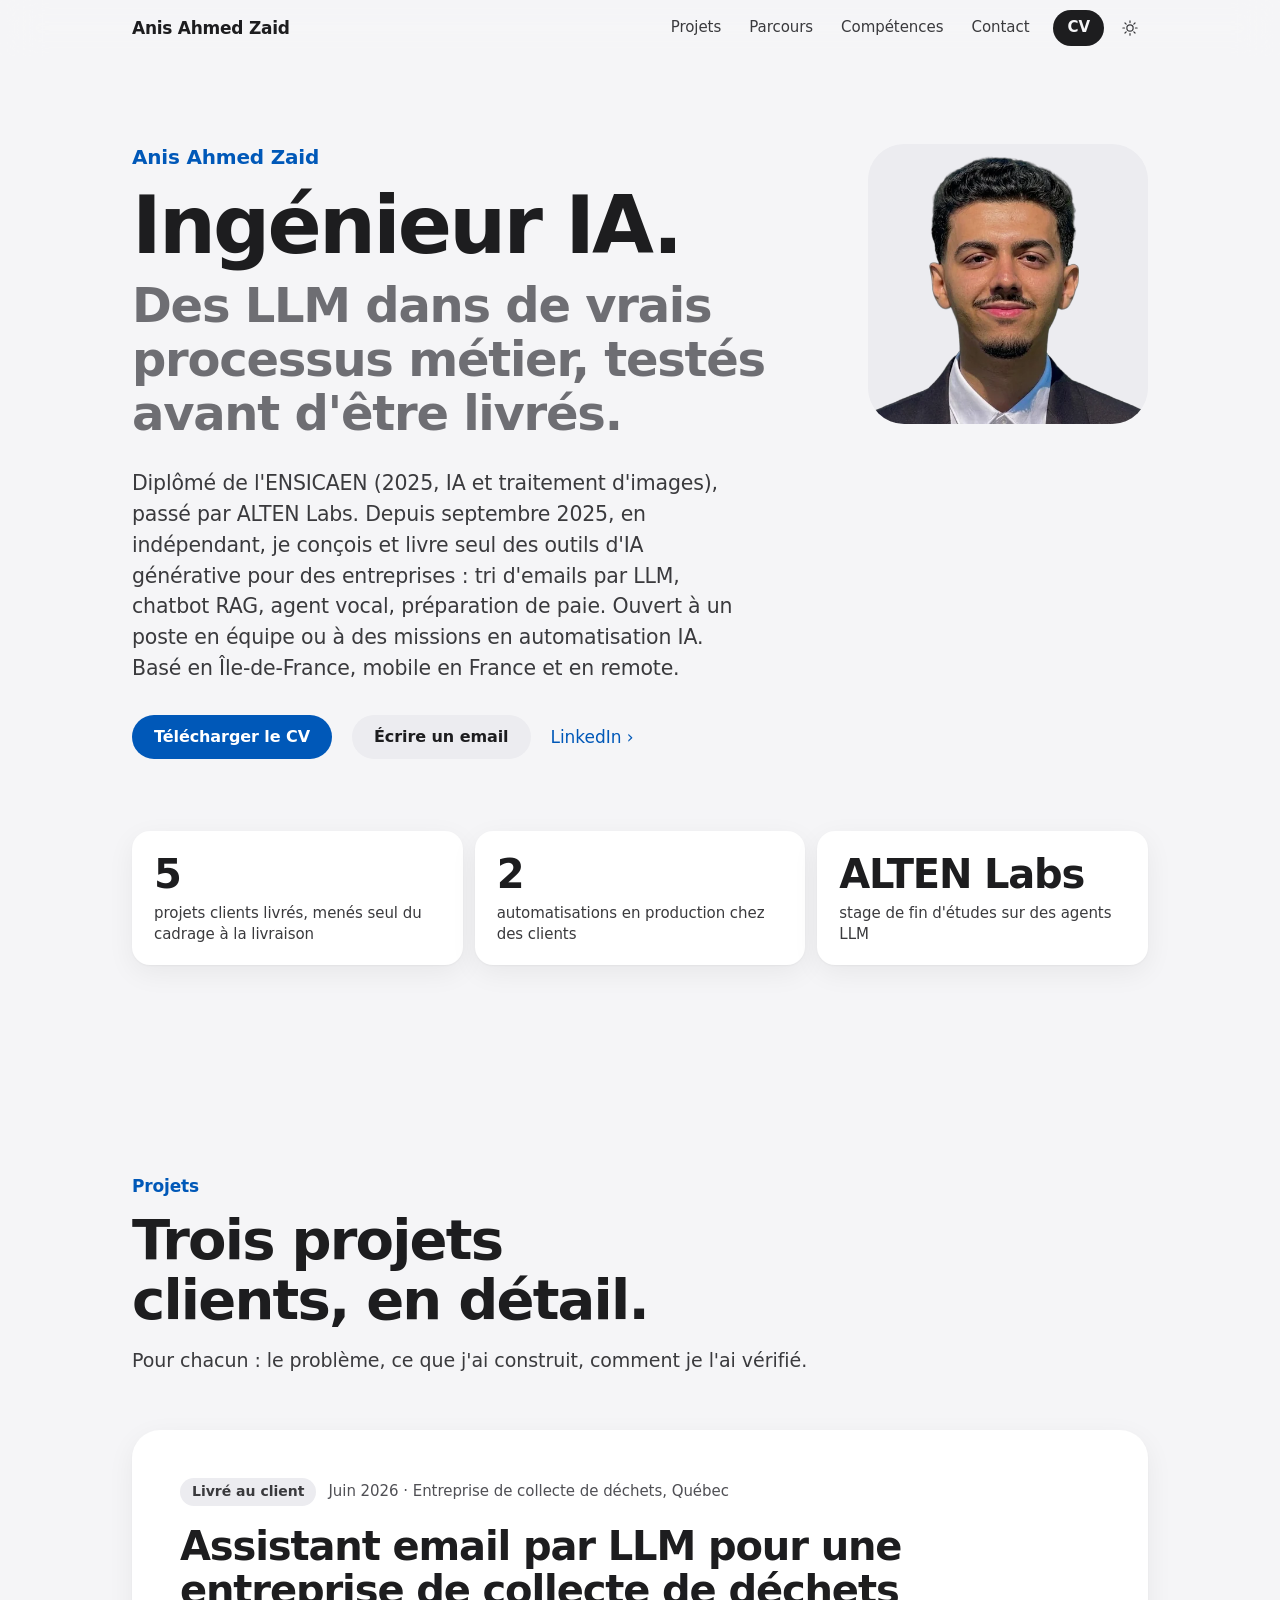
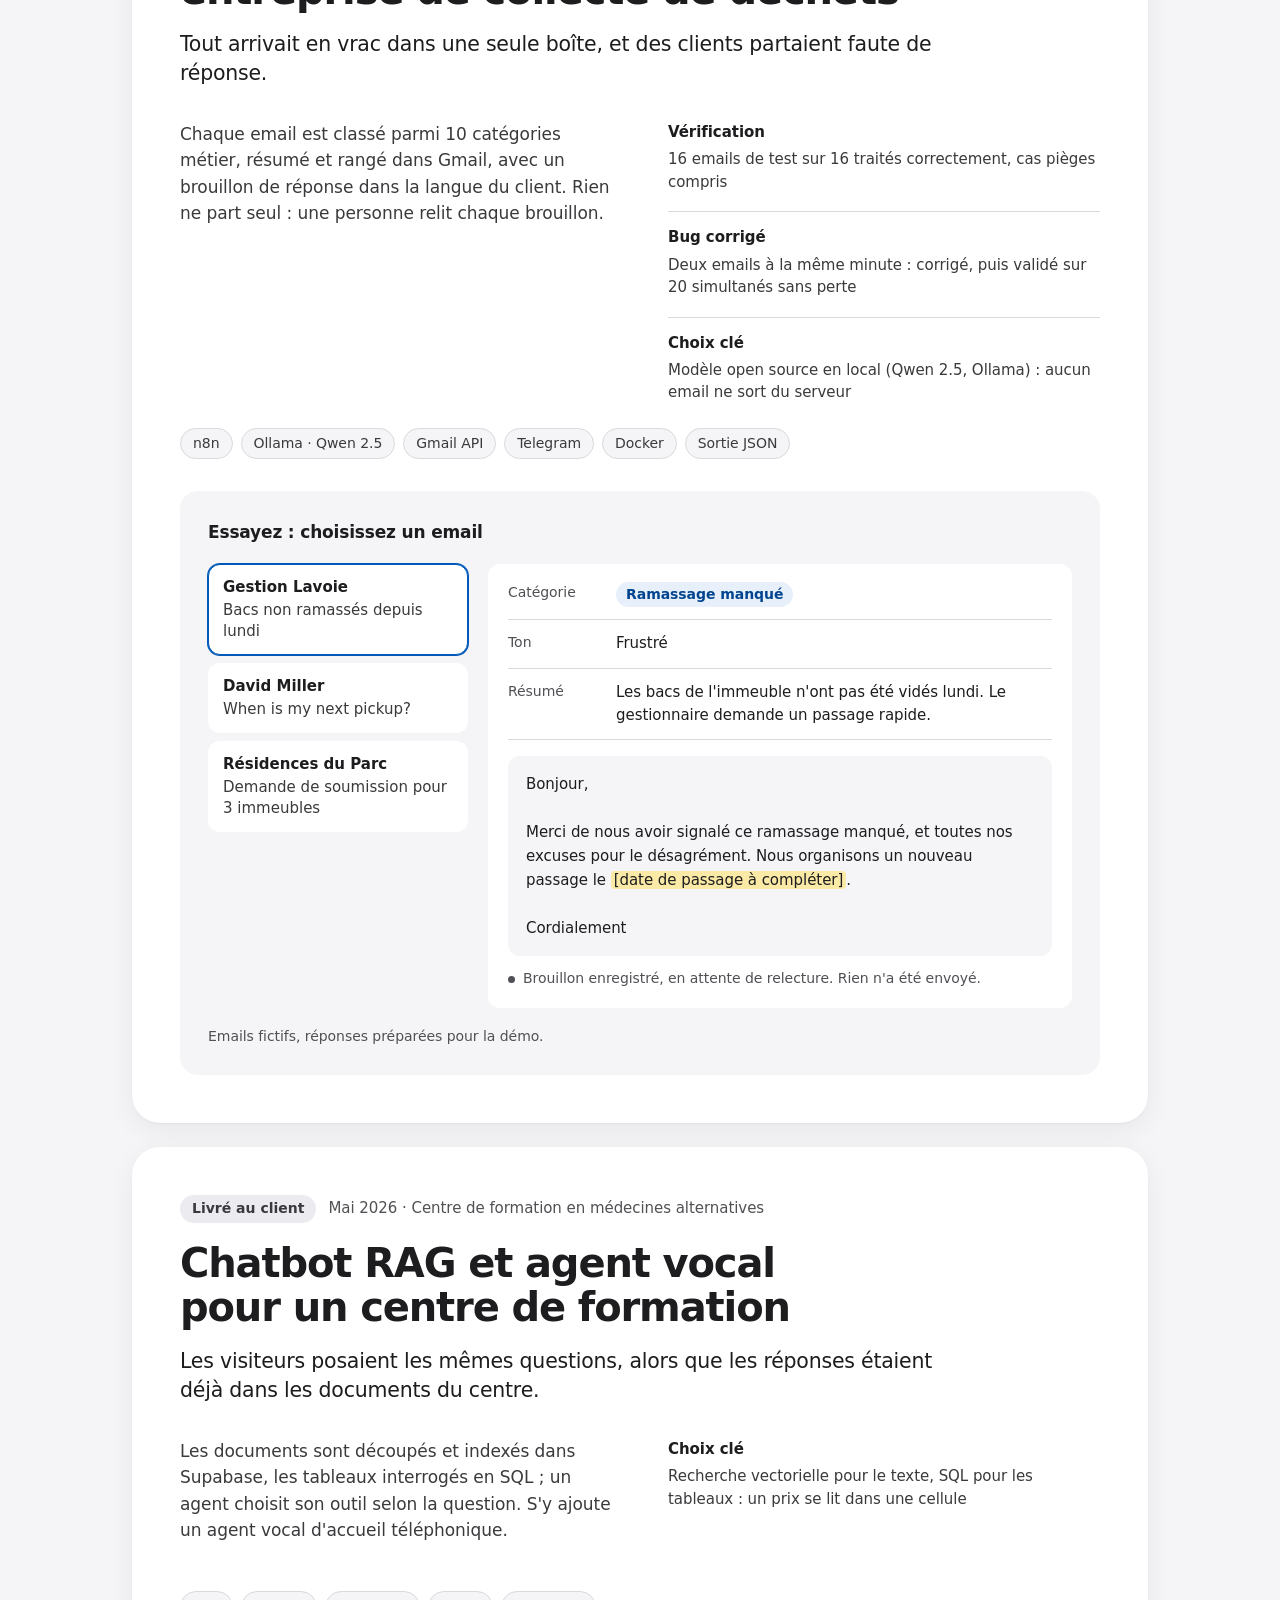
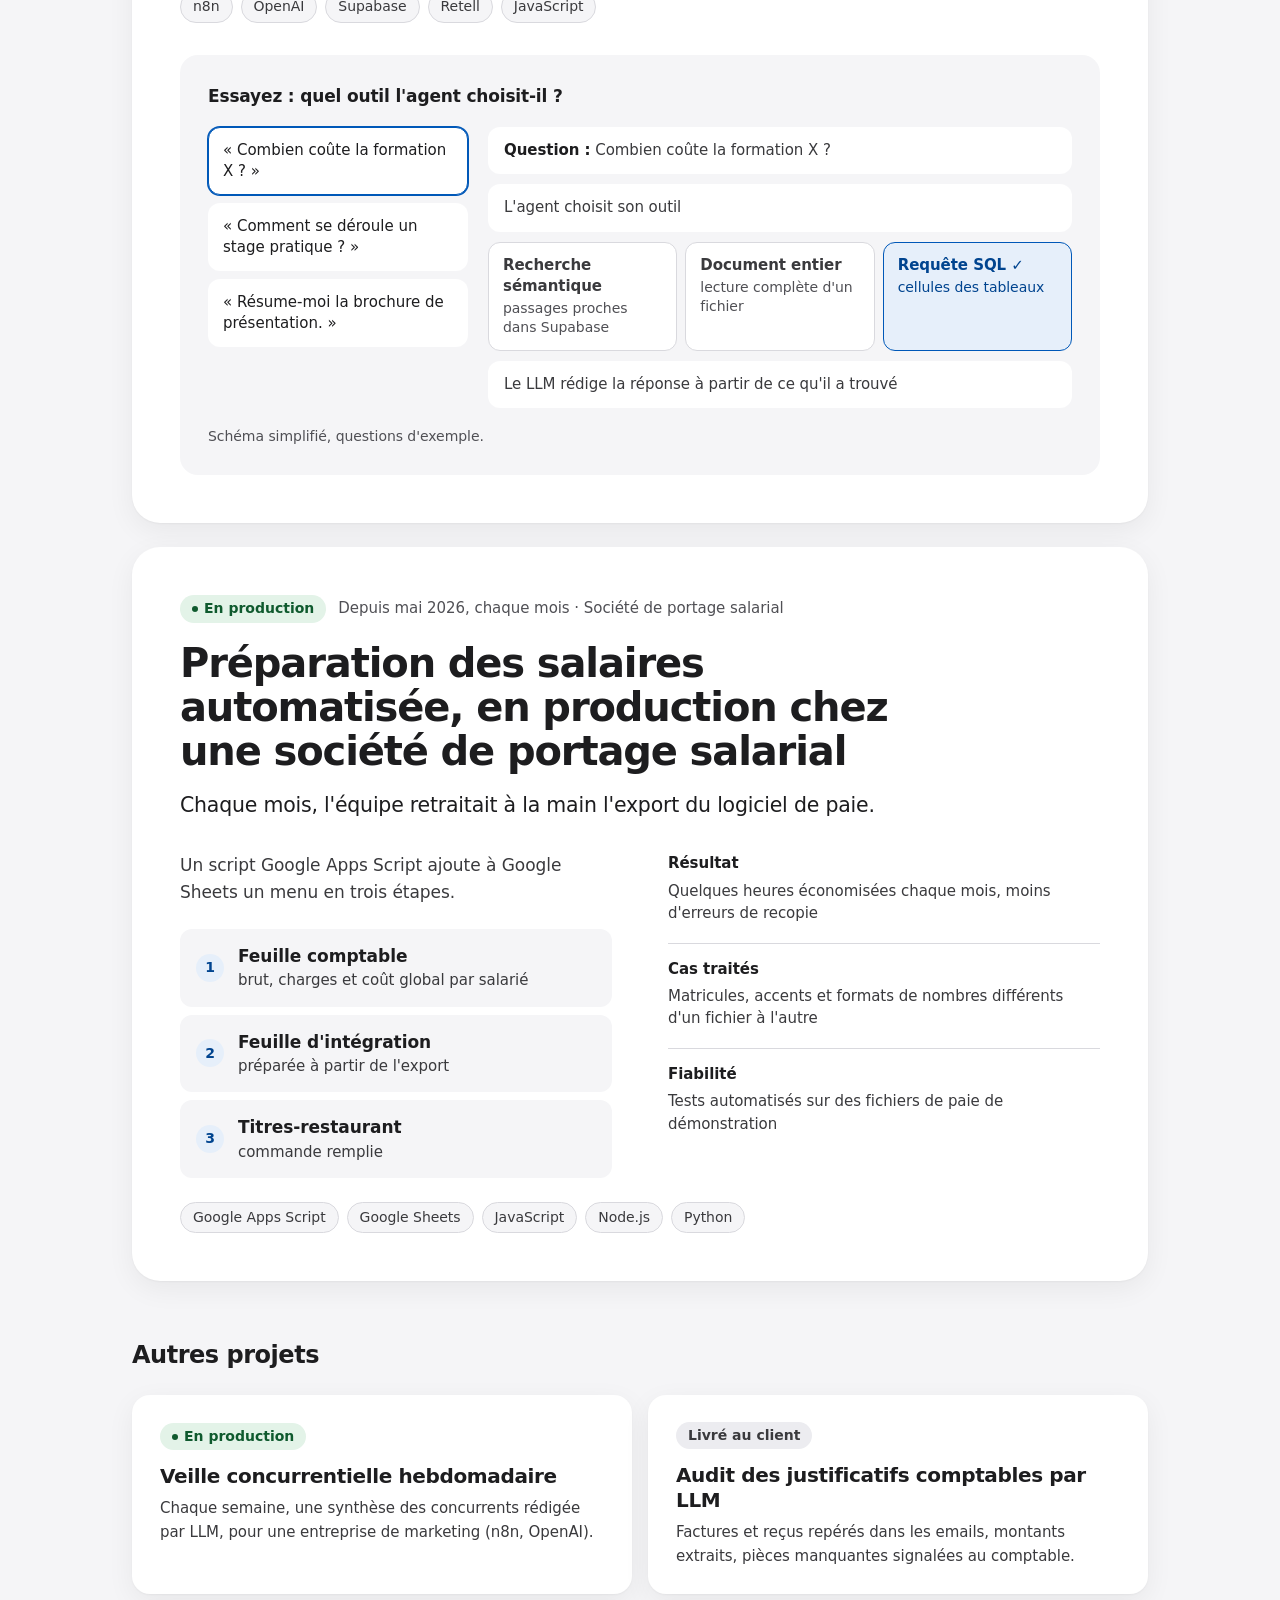
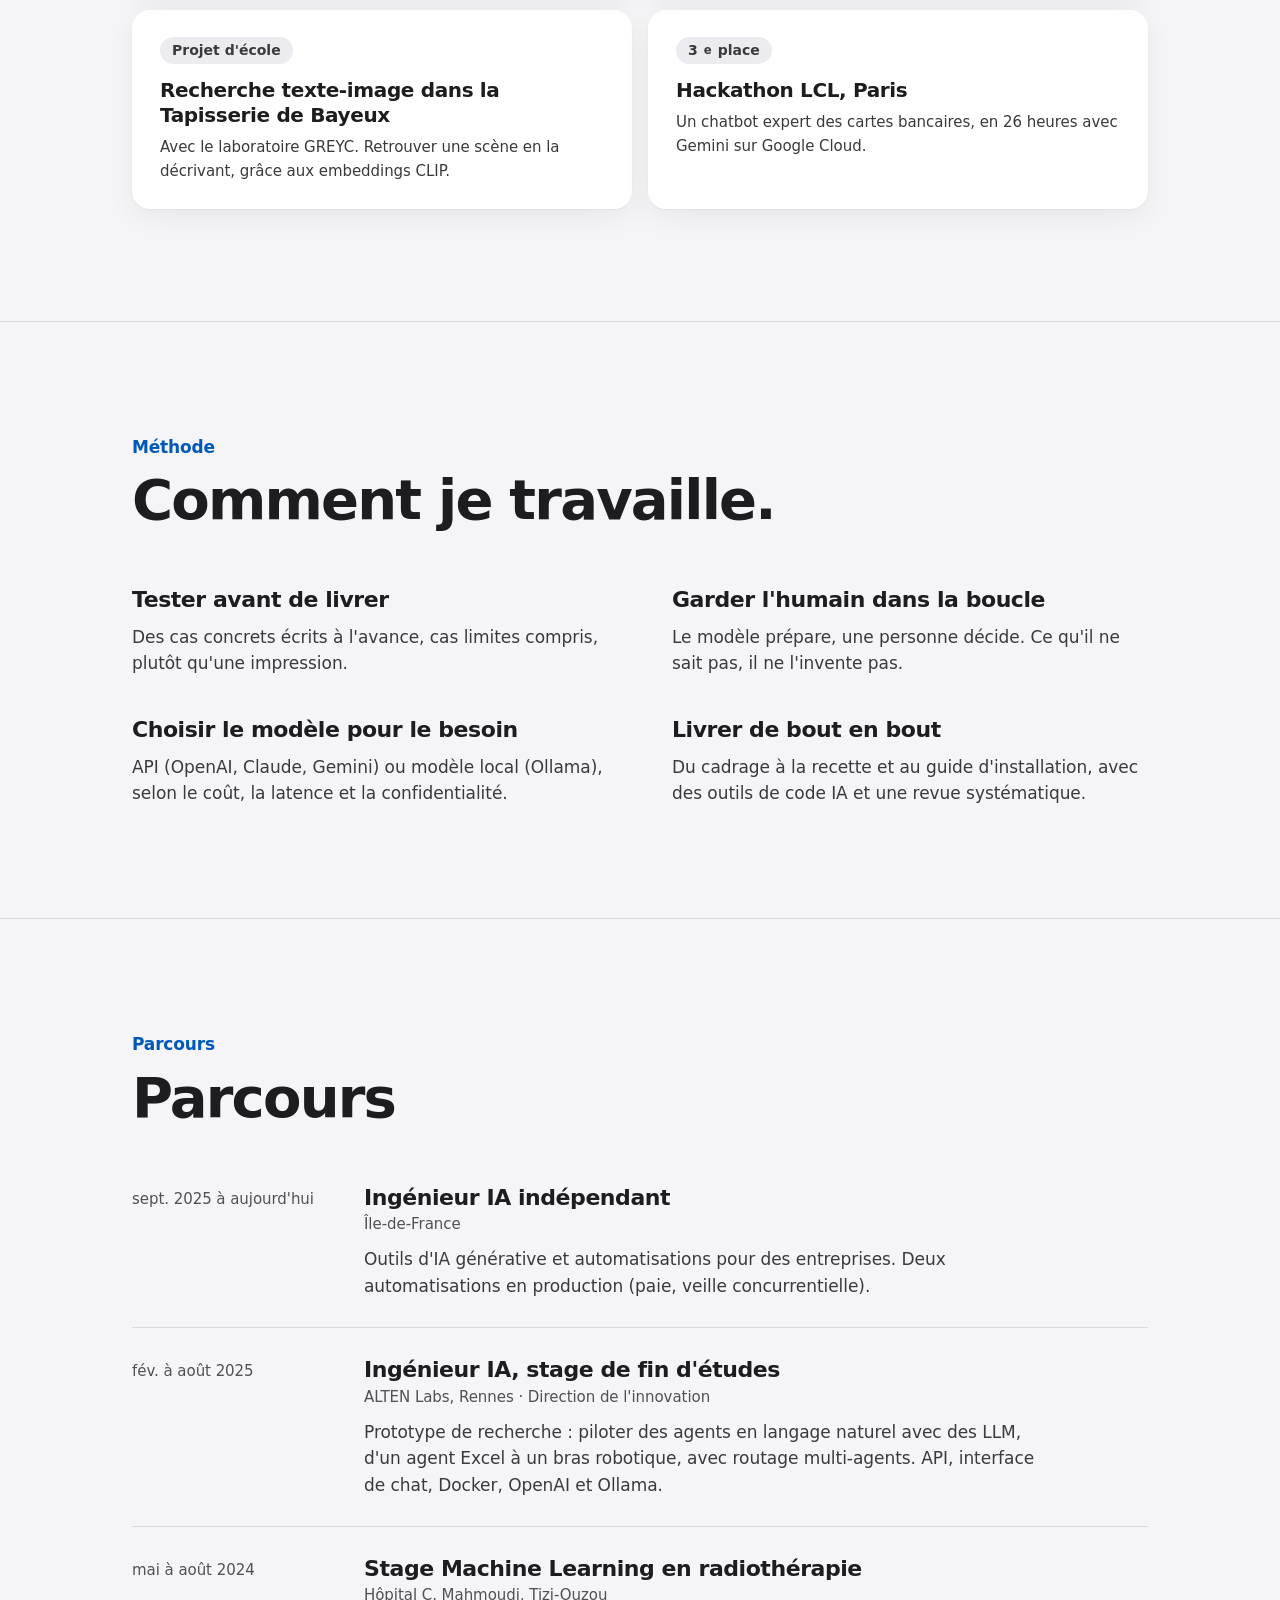
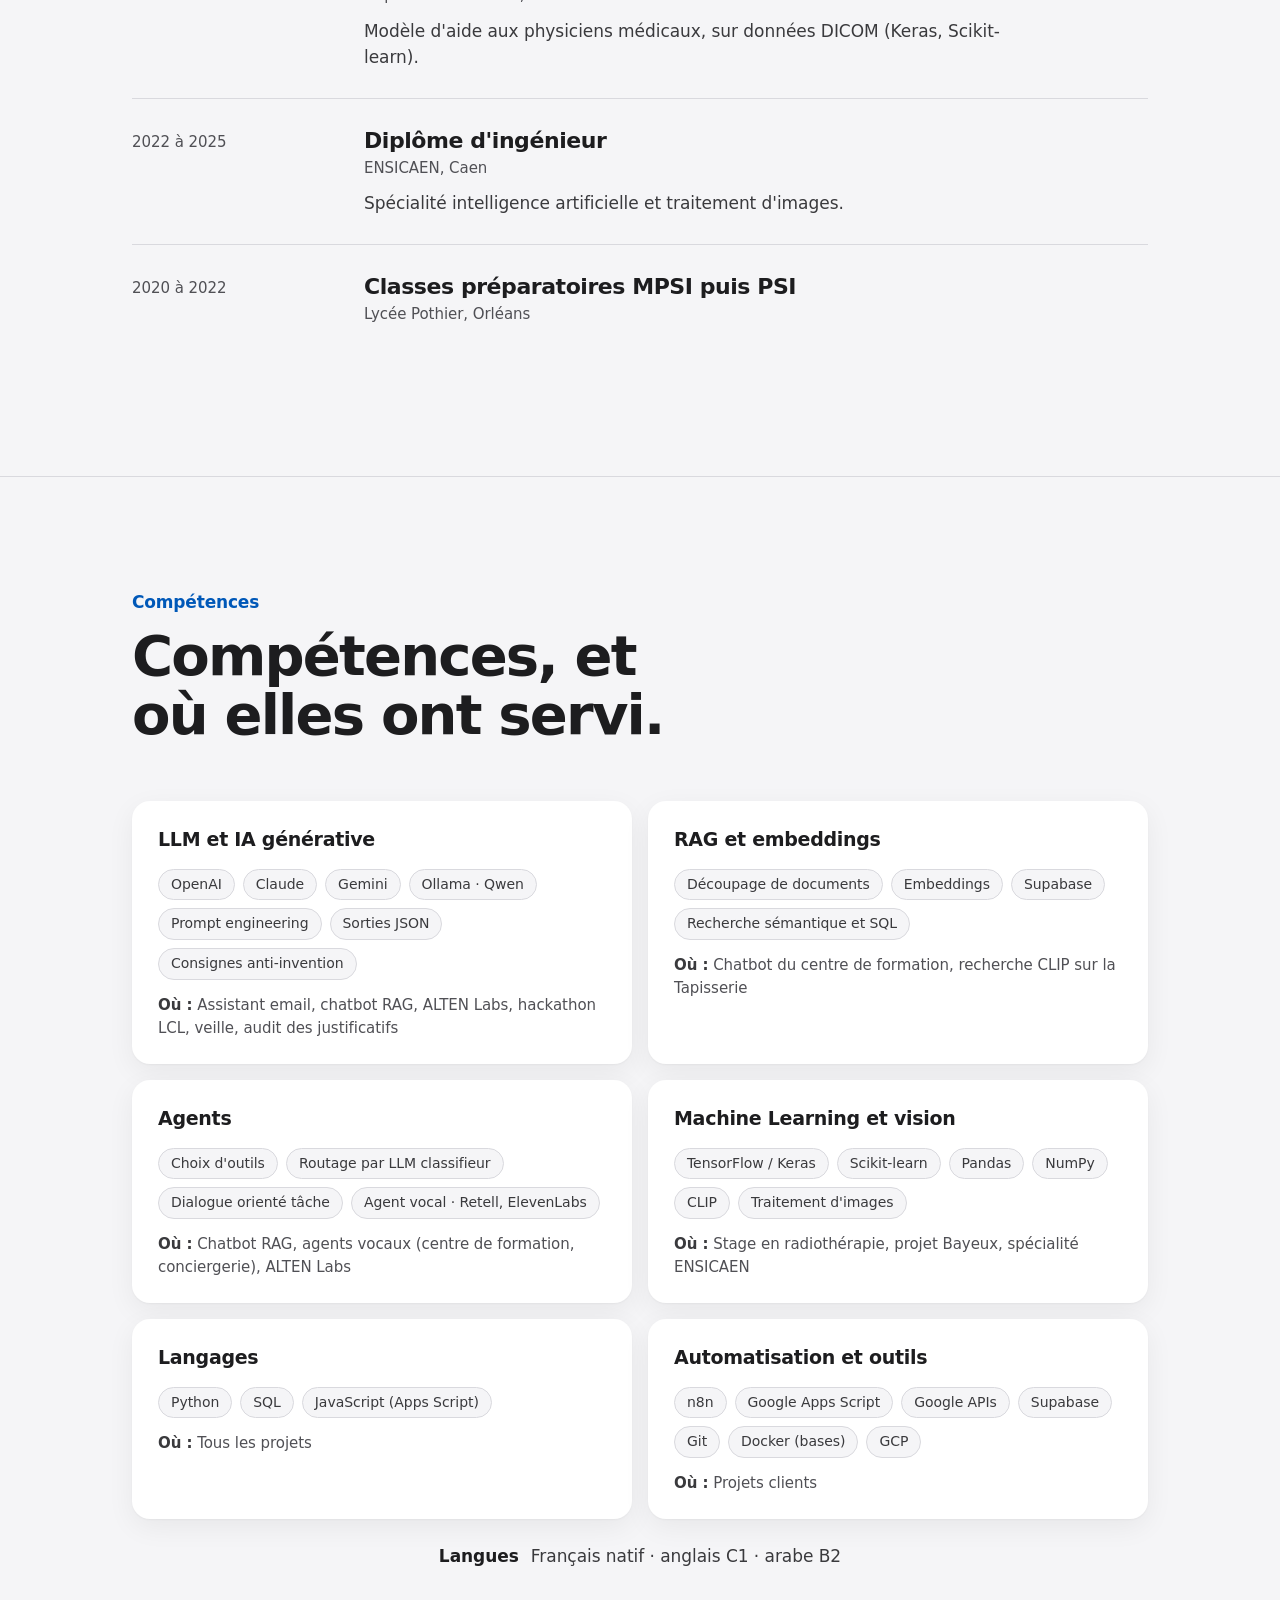
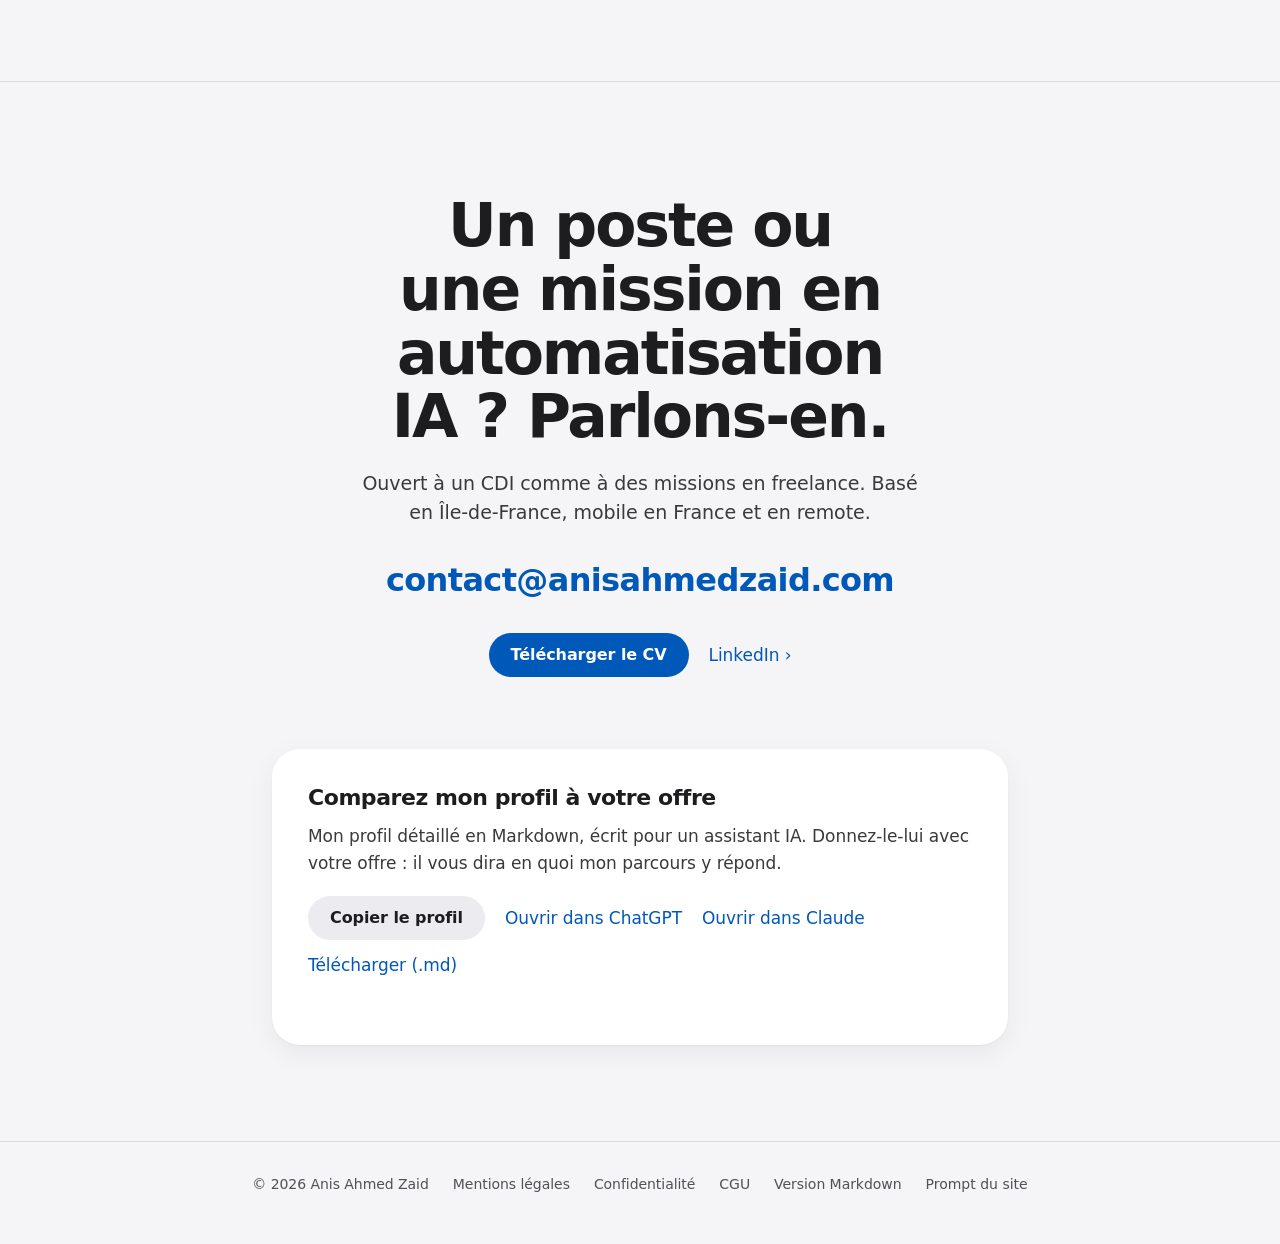
<file: index.html>
<!DOCTYPE html>
<html lang="fr">

<head>
  <meta charset="UTF-8">
  <meta name="viewport" content="width=device-width, initial-scale=1.0">
  <title>Anis Ahmed Zaid · Ingénieur IA (LLM, RAG, agents)</title>

  <meta name="description" content="Anis Ahmed Zaid, ingénieur IA (ENSICAEN 2025, ex-ALTEN Labs) : assistant email par LLM, chatbot RAG, agents, automatisations. Projets, parcours et CV.">
  <meta name="robots" content="index, follow">
  <link rel="canonical" href="https://anisahmedzaid.com/">
  <link rel="alternate" hreflang="fr" href="https://anisahmedzaid.com/">
  <link rel="alternate" type="text/markdown" href="https://anisahmedzaid.com/index.md" title="Version Markdown pour les agents">
  <link rel="help" type="text/plain" href="https://anisahmedzaid.com/llms.txt" title="llms.txt">
  <meta name="theme-color" content="#f5f5f7">
  <script>
    // Apply saved or system theme before first paint
    (function () {
      var t = null;
      try { t = localStorage.getItem('theme'); } catch (e) {}
      if (t !== 'light' && t !== 'dark') t = matchMedia('(prefers-color-scheme: dark)').matches ? 'dark' : 'light';
      document.documentElement.setAttribute('data-theme', t);
    })();
  </script>
  <link rel="icon" href="/favicon.ico" sizes="any">
  <link rel="icon" type="image/png" sizes="32x32" href="/favicon-32.png">
  <link rel="icon" type="image/png" sizes="192x192" href="/favicon-192.png">
  <link rel="apple-touch-icon" href="/apple-touch-icon.png">

  <meta property="og:type" content="profile">
  <meta property="og:url" content="https://anisahmedzaid.com/">
  <meta property="og:title" content="Anis Ahmed Zaid · Ingénieur IA">
  <meta property="og:description" content="Ingénieur IA diplômé de l'ENSICAEN, passé par ALTEN Labs. Assistant email par LLM, chatbot RAG, agents, automatisations. Projets, parcours et CV.">
  <meta property="og:locale" content="fr_FR">
  <meta property="og:site_name" content="Anis Ahmed Zaid">
  <meta property="og:image" content="https://anisahmedzaid.com/og-image.png">
  <meta property="og:image:width" content="1200">
  <meta property="og:image:height" content="630">
  <meta property="og:image:alt" content="Anis Ahmed Zaid, ingénieur IA : je construis des outils d'IA générative.">
  <meta name="twitter:card" content="summary_large_image">
  <meta name="twitter:title" content="Anis Ahmed Zaid · Ingénieur IA">
  <meta name="twitter:image" content="https://anisahmedzaid.com/og-image.png">
  <meta name="twitter:description" content="Ingénieur IA diplômé de l'ENSICAEN, passé par ALTEN Labs. Assistant email par LLM, chatbot RAG, agents, automatisations. Projets, parcours et CV.">

  <script type="application/ld+json">
  {
    "@context": "https://schema.org",
    "@graph": [
      {
        "@type": "WebSite",
        "@id": "https://anisahmedzaid.com/#website",
        "url": "https://anisahmedzaid.com/",
        "name": "Anis Ahmed Zaid",
        "inLanguage": "fr-FR"
      },
      {
        "@type": "ProfilePage",
        "@id": "https://anisahmedzaid.com/#profile",
        "url": "https://anisahmedzaid.com/",
        "name": "Anis Ahmed Zaid · Ingénieur IA",
        "inLanguage": "fr-FR",
        "isPartOf": {
          "@id": "https://anisahmedzaid.com/#website"
        },
        "dateModified": "2026-11-04",
        "mainEntity": {
          "@id": "https://anisahmedzaid.com/#person"
        }
      },
      {
        "@type": "Person",
        "@id": "https://anisahmedzaid.com/#person",
        "name": "Anis Ahmed Zaid",
        "jobTitle": "Ingénieur IA",
        "description": "Ingénieur IA diplômé de l'ENSICAEN (2025, spécialité IA et traitement d'images). Conçoit et livre des systèmes d'IA générative à base de LLM : RAG, agents, traitement de documents et d'emails. Ouvert à un poste en équipe ou à des missions en automatisation IA (LLM et agents sur des processus métier). Basé en Île-de-France, mobile en France et en remote.",
        "email": "contact@anisahmedzaid.com",
        "url": "https://anisahmedzaid.com",
        "sameAs": [
          "https://linkedin.com/in/anis-ahmed-zaid"
        ],
        "alumniOf": {
          "@type": "CollegeOrUniversity",
          "name": "ENSICAEN",
          "url": "https://www.ensicaen.fr"
        },
        "knowsAbout": [
          "Large Language Models",
          "RAG",
          "Agents IA",
          "Machine Learning",
          "Computer Vision",
          "Python"
        ],
        "knowsLanguage": [
          "fr",
          "en",
          "ar"
        ],
        "address": {
          "@type": "PostalAddress",
          "addressRegion": "Île-de-France",
          "addressCountry": "FR"
        },
        "mainEntityOfPage": {
          "@id": "https://anisahmedzaid.com/#profile"
        },
        "image": {
          "@type": "ImageObject",
          "url": "https://anisahmedzaid.com/img/anis-ahmed-zaid-800.jpg",
          "width": 800,
          "height": 800,
          "caption": "Anis Ahmed Zaid"
        }
      }
    ]
  }
  </script>
  <link rel="stylesheet" href="css/site.css">
</head>

<body>
  <a class="skip" href="#projets">Aller aux projets</a>

  <header class="top" id="top">
    <div class="wrap">
      <a href="#accueil" class="name">Anis Ahmed Zaid</a>
      <nav aria-label="Navigation principale">
        <a href="#projets" class="hide-sm">Projets</a>
        <a href="#parcours" class="hide-sm">Parcours</a>
        <a href="#competences" class="hide-md">Compétences</a>
        <a href="#contact" class="hide-sm">Contact</a>
        <a href="/cv/CV-Anis-Ahmed-Zaid.pdf" class="cv" target="_blank" rel="noopener">CV</a>
        <button type="button" class="theme-btn" id="themeBtn" aria-label="Passer au thème sombre">
          <svg class="sun" viewBox="0 0 24 24" fill="none" stroke="currentColor" stroke-width="1.6" stroke-linecap="round" aria-hidden="true"><circle cx="12" cy="12" r="4.2"/><path d="M12 2.5v2.2M12 19.3v2.2M2.5 12h2.2M19.3 12h2.2M5.3 5.3l1.6 1.6M17.1 17.1l1.6 1.6M5.3 18.7l1.6-1.6M17.1 6.9l1.6-1.6"/></svg>
          <svg class="moon" viewBox="0 0 24 24" fill="none" stroke="currentColor" stroke-width="1.6" stroke-linejoin="round" aria-hidden="true"><path d="M20 14.5A8 8 0 0 1 9.5 4a8 8 0 1 0 10.5 10.5z"/></svg>
        </button>
      </nav>
    </div>
  </header>

  <main>
    <!-- Accueil : qui, quoi, disponible, comment le joindre -->
    <div class="hero wrap" id="accueil">
      <div class="hero-text">
        <h1><span class="h1-name">Anis Ahmed Zaid</span> Ingénieur IA. <span class="h1-soft">Des LLM dans de vrais processus métier, testés avant d'être livrés.</span></h1>
        <p class="intro">
          Diplômé de l'ENSICAEN (2025, IA et traitement d'images), passé par ALTEN Labs.
          Depuis septembre 2025, en indépendant, je conçois et livre seul des outils d'IA générative
          pour des entreprises&nbsp;: tri d'emails par LLM, chatbot RAG, agent vocal, préparation de paie.
          Ouvert à un poste en équipe ou à des missions en automatisation IA. Basé en Île-de-France, mobile en France et en remote.
        </p>
        <div class="actions">
          <a class="btn" href="/cv/CV-Anis-Ahmed-Zaid.pdf" target="_blank" rel="noopener">Télécharger le CV</a>
          <a class="btn btn-quiet" href="mailto:contact@anisahmedzaid.com">Écrire un email</a>
          <a class="text-link" href="https://linkedin.com/in/anis-ahmed-zaid" target="_blank" rel="noopener noreferrer">LinkedIn</a>
        </div>
      </div>
      <picture class="portrait">
        <source type="image/webp" srcset="/img/anis-ahmed-zaid-480.webp 480w, /img/anis-ahmed-zaid-800.webp 800w" sizes="(max-width: 860px) 112px, 300px">
        <img src="/img/anis-ahmed-zaid-480.png" width="480" height="480" alt="Portrait d'Anis Ahmed Zaid, ingénieur IA" fetchpriority="high">
      </picture>

      <ul class="stats" aria-label="En bref">
        <li><b>5</b><span>projets clients livrés, menés seul du cadrage à la livraison</span></li>
        <li><b>2</b><span>automatisations en production chez des clients</span></li>
        <li><b>ALTEN Labs</b><span>stage de fin d'études sur des agents LLM</span></li>
      </ul>
    </div>

    <!-- Projets -->
    <section id="projets" aria-labelledby="projets-title">
      <div class="wrap">
        <header class="section-head reveal">
          <p class="eyebrow">Projets</p>
          <h2 id="projets-title">Trois projets clients, en détail.</h2>
          <p>Pour chacun&nbsp;: le problème, ce que j'ai construit, comment je l'ai vérifié.</p>
        </header>

        <!-- 01 Email -->
        <article class="case reveal" id="assistant-email">
          <div class="case-head">
            <p class="status"><span class="pill">Livré au client</span>Juin 2026 · Entreprise de collecte de déchets, Québec</p>
            <h3>Assistant email par LLM pour une entreprise de collecte de déchets</h3>
            <p class="lede">Tout arrivait en vrac dans une seule boîte, et des clients partaient faute de réponse.</p>
          </div>
          <div class="body">
            <p>Chaque email est classé parmi 10 catégories métier, résumé et rangé dans Gmail, avec un brouillon
              de réponse dans la langue du client. Rien ne part seul&nbsp;: une personne relit chaque brouillon.</p>
            <dl class="facts">
              <div><dt>Vérification</dt><dd>16 emails de test sur 16 traités correctement, cas pièges compris</dd></div>
              <div><dt>Bug corrigé</dt><dd>Deux emails à la même minute&nbsp;: corrigé, puis validé sur 20 simultanés sans perte</dd></div>
              <div><dt>Choix clé</dt><dd>Modèle open source en local (Qwen 2.5, Ollama)&nbsp;: aucun email ne sort du serveur</dd></div>
            </dl>
            <ul class="tools" aria-label="Outils">
              <li>n8n</li><li>Ollama · Qwen 2.5</li><li>Gmail API</li><li>Telegram</li><li>Docker</li><li>Sortie JSON</li>
            </ul>
          </div>

          <figure class="demo" aria-labelledby="mail-title">
            <figcaption class="demo-head">
              <span id="mail-title">Essayez&nbsp;: choisissez un email</span>
            </figcaption>
            <div class="mail-demo">
              <div class="inbox" id="inbox" role="group" aria-label="Emails d'exemple"></div>
              <div class="mail-out" id="mailOut" aria-live="polite"></div>
            </div>
            <p class="demo-note">Emails fictifs, réponses préparées pour la démo.</p>
          </figure>
        </article>

        <!-- 02 RAG + voix -->
        <article class="case reveal" id="chatbot-rag">
          <div class="case-head">
            <p class="status"><span class="pill">Livré au client</span>Mai 2026 · Centre de formation en médecines alternatives</p>
            <h3>Chatbot RAG et agent vocal pour un centre de formation</h3>
            <p class="lede">Les visiteurs posaient les mêmes questions, alors que les réponses étaient déjà dans les documents du centre.</p>
          </div>
          <div class="body">
            <p>Les documents sont découpés et indexés dans Supabase, les tableaux interrogés en SQL&nbsp;;
              un agent choisit son outil selon la question. S'y ajoute un agent vocal d'accueil téléphonique.</p>
            <dl class="facts">
              <div><dt>Choix clé</dt><dd>Recherche vectorielle pour le texte, SQL pour les tableaux&nbsp;: un prix se lit dans une cellule</dd></div>
            </dl>
            <ul class="tools" aria-label="Outils">
              <li>n8n</li><li>OpenAI</li><li>Supabase</li><li>Retell</li><li>JavaScript</li>
            </ul>
          </div>

          <figure class="demo" aria-labelledby="rag-title">
            <figcaption class="demo-head">
              <span id="rag-title">Essayez&nbsp;: quel outil l'agent choisit-il&nbsp;?</span>
            </figcaption>
            <div class="rag">
              <div class="rag-questions" id="ragQuestions" role="group" aria-label="Questions d'exemple"></div>
              <ol class="rag-flow" id="ragFlow">
                <li class="rag-step">Question</li>
                <li class="rag-step">L'agent choisit son outil</li>
                <li class="rag-tools">
                  <ul>
                    <li data-tool="vector"><b>Recherche sémantique</b><span>passages proches dans Supabase</span></li>
                    <li data-tool="doc"><b>Document entier</b><span>lecture complète d'un fichier</span></li>
                    <li data-tool="sql"><b>Requête SQL</b><span>cellules des tableaux</span></li>
                  </ul>
                </li>
                <li class="rag-step">Le LLM rédige la réponse à partir de ce qu'il a trouvé</li>
              </ol>
            </div>
            <p class="demo-note">Schéma simplifié, questions d'exemple.</p>
          </figure>
        </article>

        <!-- 03 Paie -->
        <article class="case reveal" id="paie">
          <div class="case-head">
            <p class="status"><span class="pill pill-live">En production</span>Depuis mai 2026, chaque mois · Société de portage salarial</p>
            <h3>Préparation des salaires automatisée, en production chez une société de portage salarial</h3>
            <p class="lede">Chaque mois, l'équipe retraitait à la main l'export du logiciel de paie.</p>
          </div>
          <div class="body">
            <p>Un script Google Apps Script ajoute à Google Sheets un menu en trois étapes.</p>
            <ol class="steps">
              <li><b>Feuille comptable</b><span>brut, charges et coût global par salarié</span></li>
              <li><b>Feuille d'intégration</b><span>préparée à partir de l'export</span></li>
              <li><b>Titres-restaurant</b><span>commande remplie</span></li>
            </ol>
            <dl class="facts">
              <div><dt>Résultat</dt><dd>Quelques heures économisées chaque mois, moins d'erreurs de recopie</dd></div>
              <div><dt>Cas traités</dt><dd>Matricules, accents et formats de nombres différents d'un fichier à l'autre</dd></div>
              <div><dt>Fiabilité</dt><dd>Tests automatisés sur des fichiers de paie de démonstration</dd></div>
            </dl>
            <ul class="tools" aria-label="Outils">
              <li>Google Apps Script</li><li>Google Sheets</li><li>JavaScript</li><li>Node.js</li><li>Python</li>
            </ul>
          </div>
        </article>

        <!-- Autres projets -->
        <div class="more reveal">
          <h3 class="more-title">Autres projets</h3>
          <ul class="more-grid">
            <li><span class="pill pill-live">En production</span><h4>Veille concurrentielle hebdomadaire</h4>
              <p>Chaque semaine, une synthèse des concurrents rédigée par LLM, pour une entreprise de marketing (n8n, OpenAI).</p></li>
            <li><span class="pill">Livré au client</span><h4>Audit des justificatifs comptables par LLM</h4>
              <p>Factures et reçus repérés dans les emails, montants extraits, pièces manquantes signalées au comptable.</p></li>
            <li><span class="pill">Projet d'école</span><h4>Recherche texte-image dans la Tapisserie de Bayeux</h4>
              <p>Avec le laboratoire GREYC. Retrouver une scène en la décrivant, grâce aux embeddings CLIP.</p></li>
            <li><span class="pill">3<sup>e</sup> place</span><h4>Hackathon LCL, Paris</h4>
              <p>Un chatbot expert des cartes bancaires, en 26 heures avec Gemini sur Google Cloud.</p></li>
          </ul>
        </div>
      </div>
    </section>

    <!-- Méthode -->
    <section id="methode" aria-labelledby="methode-title">
      <div class="wrap">
        <header class="section-head reveal">
          <p class="eyebrow">Méthode</p>
          <h2 id="methode-title">Comment je travaille.</h2>
        </header>
        <div class="principles reveal">
          <div>
            <h3>Tester avant de livrer</h3>
            <p>Des cas concrets écrits à l'avance, cas limites compris, plutôt qu'une impression.</p>
          </div>
          <div>
            <h3>Garder l'humain dans la boucle</h3>
            <p>Le modèle prépare, une personne décide. Ce qu'il ne sait pas, il ne l'invente pas.</p>
          </div>
          <div>
            <h3>Choisir le modèle pour le besoin</h3>
            <p>API (OpenAI, Claude, Gemini) ou modèle local (Ollama), selon le coût, la latence et la confidentialité.</p>
          </div>
          <div>
            <h3>Livrer de bout en bout</h3>
            <p>Du cadrage à la recette et au guide d'installation, avec des outils de code IA et une revue systématique.</p>
          </div>
        </div>
      </div>
    </section>

    <!-- Parcours -->
    <section id="parcours" aria-labelledby="parcours-title">
      <div class="wrap">
        <header class="section-head reveal">
          <p class="eyebrow">Parcours</p>
          <h2 id="parcours-title">Parcours</h2>
        </header>
        <ol class="timeline reveal">
          <li>
            <p class="when">sept. 2025 à aujourd'hui</p>
            <div>
              <h3>Ingénieur IA indépendant</h3>
              <p class="where">Île-de-France</p>
              <p>Outils d'IA générative et automatisations pour des entreprises. Deux automatisations en production (paie, veille concurrentielle).</p>
            </div>
          </li>
          <li>
            <p class="when">fév. à août 2025</p>
            <div>
              <h3>Ingénieur IA, stage de fin d'études</h3>
              <p class="where">ALTEN Labs, Rennes · Direction de l'innovation</p>
              <p>Prototype de recherche&nbsp;: piloter des agents en langage naturel avec des LLM, d'un agent Excel à un bras robotique, avec routage multi-agents. API, interface de chat, Docker, OpenAI et Ollama.</p>
            </div>
          </li>
          <li>
            <p class="when">mai à août 2024</p>
            <div>
              <h3>Stage Machine Learning en radiothérapie</h3>
              <p class="where">Hôpital C. Mahmoudi, Tizi-Ouzou</p>
              <p>Modèle d'aide aux physiciens médicaux, sur données DICOM (Keras, Scikit-learn).</p>
            </div>
          </li>
          <li>
            <p class="when">2022 à 2025</p>
            <div>
              <h3>Diplôme d'ingénieur</h3>
              <p class="where">ENSICAEN, Caen</p>
              <p>Spécialité intelligence artificielle et traitement d'images.</p>
            </div>
          </li>
          <li>
            <p class="when">2020 à 2022</p>
            <div>
              <h3>Classes préparatoires MPSI puis PSI</h3>
              <p class="where">Lycée Pothier, Orléans</p>
            </div>
          </li>
        </ol>
      </div>
    </section>

    <!-- Compétences -->
    <section id="competences" aria-labelledby="competences-title">
      <div class="wrap">
        <header class="section-head reveal">
          <p class="eyebrow">Compétences</p>
          <h2 id="competences-title">Compétences, et où elles ont servi.</h2>
        </header>
        <dl class="skills reveal">
          <div>
            <dt>LLM et IA générative</dt>
            <dd><ul class="tools"><li>OpenAI</li><li>Claude</li><li>Gemini</li><li>Ollama · Qwen</li><li>Prompt engineering</li><li>Sorties JSON</li><li>Consignes anti-invention</li></ul>
              <p><span class="where-label">Où&nbsp;:</span> Assistant email, chatbot RAG, ALTEN Labs, hackathon LCL, veille, audit des justificatifs</p></dd>
          </div>
          <div>
            <dt>RAG et embeddings</dt>
            <dd><ul class="tools"><li>Découpage de documents</li><li>Embeddings</li><li>Supabase</li><li>Recherche sémantique et SQL</li></ul>
              <p><span class="where-label">Où&nbsp;:</span> Chatbot du centre de formation, recherche CLIP sur la Tapisserie</p></dd>
          </div>
          <div>
            <dt>Agents</dt>
            <dd><ul class="tools"><li>Choix d'outils</li><li>Routage par LLM classifieur</li><li>Dialogue orienté tâche</li><li>Agent vocal · Retell, ElevenLabs</li></ul>
              <p><span class="where-label">Où&nbsp;:</span> Chatbot RAG, agents vocaux (centre de formation, conciergerie), ALTEN Labs</p></dd>
          </div>
          <div>
            <dt>Machine Learning et vision</dt>
            <dd><ul class="tools"><li>TensorFlow / Keras</li><li>Scikit-learn</li><li>Pandas</li><li>NumPy</li><li>CLIP</li><li>Traitement d'images</li></ul>
              <p><span class="where-label">Où&nbsp;:</span> Stage en radiothérapie, projet Bayeux, spécialité ENSICAEN</p></dd>
          </div>
          <div>
            <dt>Langages</dt>
            <dd><ul class="tools"><li>Python</li><li>SQL</li><li>JavaScript (Apps Script)</li></ul>
              <p><span class="where-label">Où&nbsp;:</span> Tous les projets</p></dd>
          </div>
          <div>
            <dt>Automatisation et outils</dt>
            <dd><ul class="tools"><li>n8n</li><li>Google Apps Script</li><li>Google APIs</li><li>Supabase</li><li>Git</li><li>Docker (bases)</li><li>GCP</li></ul>
              <p><span class="where-label">Où&nbsp;:</span> Projets clients</p></dd>
          </div>
        </dl>
        <p class="langs reveal"><b>Langues</b>Français natif · anglais C1 · arabe B2</p>
      </div>
    </section>

    <!-- Contact -->
    <section id="contact" class="contact" aria-labelledby="contact-title">
      <div class="wrap">
        <div class="contact-main reveal">
          <h2 id="contact-title">Un poste ou une mission en automatisation IA&nbsp;? Parlons-en.</h2>
          <p class="open">Ouvert à un CDI comme à des missions en freelance. Basé en Île-de-France, mobile en France et en remote.</p>
          <a class="mail" href="mailto:contact@anisahmedzaid.com">contact@anisahmedzaid.com</a>
          <div class="actions">
            <a class="btn" href="/cv/CV-Anis-Ahmed-Zaid.pdf" target="_blank" rel="noopener">Télécharger le CV</a>
            <a class="text-link" href="https://linkedin.com/in/anis-ahmed-zaid" target="_blank" rel="noopener noreferrer">LinkedIn</a>
          </div>
        </div>

        <div class="ai-copy reveal">
          <h3>Comparez mon profil à votre offre</h3>
          <p>Mon profil détaillé en Markdown, écrit pour un assistant IA. Donnez-le-lui avec votre offre&nbsp;: il vous dira en quoi mon parcours y répond.</p>
          <div class="ai-actions">
            <button type="button" class="btn btn-quiet" id="aiCopy">Copier le profil</button>
            <a href="https://chatgpt.com/?q=Voici%20le%20profil%20d%C3%A9taill%C3%A9%20d'Anis%20Ahmed%20Zaid%2C%20ing%C3%A9nieur%20IA%20%3A%20https%3A%2F%2Fanisahmedzaid.com%2Fanis-ahmed-zaid.md.%20Lis-le.%20Je%20vais%20ensuite%20te%20coller%20une%20offre%20d'emploi%20%3A%20dis-moi%20en%20quoi%20ce%20profil%20y%20correspond." target="_blank" rel="noopener noreferrer">Ouvrir dans ChatGPT</a>
            <a href="https://claude.ai/new?q=Voici%20le%20profil%20d%C3%A9taill%C3%A9%20d'Anis%20Ahmed%20Zaid%2C%20ing%C3%A9nieur%20IA%20%3A%20https%3A%2F%2Fanisahmedzaid.com%2Fanis-ahmed-zaid.md.%20Lis-le.%20Je%20vais%20ensuite%20te%20coller%20une%20offre%20d'emploi%20%3A%20dis-moi%20en%20quoi%20ce%20profil%20y%20correspond." target="_blank" rel="noopener noreferrer">Ouvrir dans Claude</a>
            <a href="/anis-ahmed-zaid.md" download>Télécharger (.md)</a>
          </div>
          <p class="ai-status" id="aiStatus" role="status" aria-live="polite"></p>
        </div>
      </div>
    </section>
  </main>

  <footer>
    <div class="wrap">
      <span>© 2026 Anis Ahmed Zaid</span>
      <a href="/mentions-legales.html">Mentions légales</a>
      <a href="/privacy-policy.html">Confidentialité</a>
      <a href="/terms-of-service.html">CGU</a>
      <a href="/index.md">Version Markdown</a>
      <button type="button" class="making-btn" id="makingBtn" aria-haspopup="dialog" aria-controls="making">Prompt du site</button>
    </div>
  </footer>

  <dialog class="making" id="making" aria-labelledby="making-title">
    <div class="making-head">
      <h2 id="making-title">Comment ce site a été fait</h2>
      <button type="button" class="making-close" id="makingClose" aria-label="Fermer">×</button>
    </div>
    <div class="making-body">
      <p>Ce site a été conçu par un agent IA à partir du prompt ci-dessous, puis retouché à la demande. Libre à vous de le réutiliser.</p>
      <dl class="making-meta">
        <div><dt>Modèle</dt><dd>Claude Opus 5.5 (Anthropic), dans Claude Code</dd></div>
        <div><dt>Skill</dt><dd><a href="https://github.com/emilkowalski/skills/tree/main/skills/apple-design" target="_blank" rel="noopener noreferrer">apple-design</a>, d'Emil Kowalski</dd></div>
      </dl>
      <pre id="makingPrompt">You are redesigning a personal portfolio website. You have full creative freedom over both form (design, layout, typography, colors, motion, interactions) and substance (structure, sections, wording, what to highlight or cut, page order).

Design skill to apply: Emil Kowalski's "apple-design" skill, distilled from Apple's WWDC design talks. Apply it seriously, including its design foundations (purpose, simplicity not minimalism, craft, hierarchy, wayfinding) to the content, not only to the visuals.

Site: a static one-page site, the portfolio of a junior AI engineer looking for a job. The audience is recruiters and hiring managers.

Only hard constraints:
- Every fact must stay true. The CV provided is the source of truth: do not invent clients, numbers, results or skills, and do not call a project "in production" unless the CV does.
- Keep it a static site (plain HTML/CSS/JS, no build step), working on mobile (no horizontal scroll) and desktop, with light and dark themes, accessible (WCAG AA contrast, reduced motion respected).
- Keep the CV, the portrait and the structured data (JSON-LD) linked and working.
- No long dashes in the copy.

Check your result: serve the site locally and look at it in a browser at desktop and mobile widths, in both themes. Keep the tests that protect truthfulness passing.

Report back briefly: what you changed in form and in substance and why, and anything you were unsure about.</pre>
      <div class="making-actions">
        <button type="button" class="btn btn-quiet" id="makingCopy">Copier le prompt</button>
        <span id="makingStatus" role="status" aria-live="polite"></span>
      </div>
    </div>
  </dialog>

  <script src="js/site.js"></script>
</body>

</html>
</file>
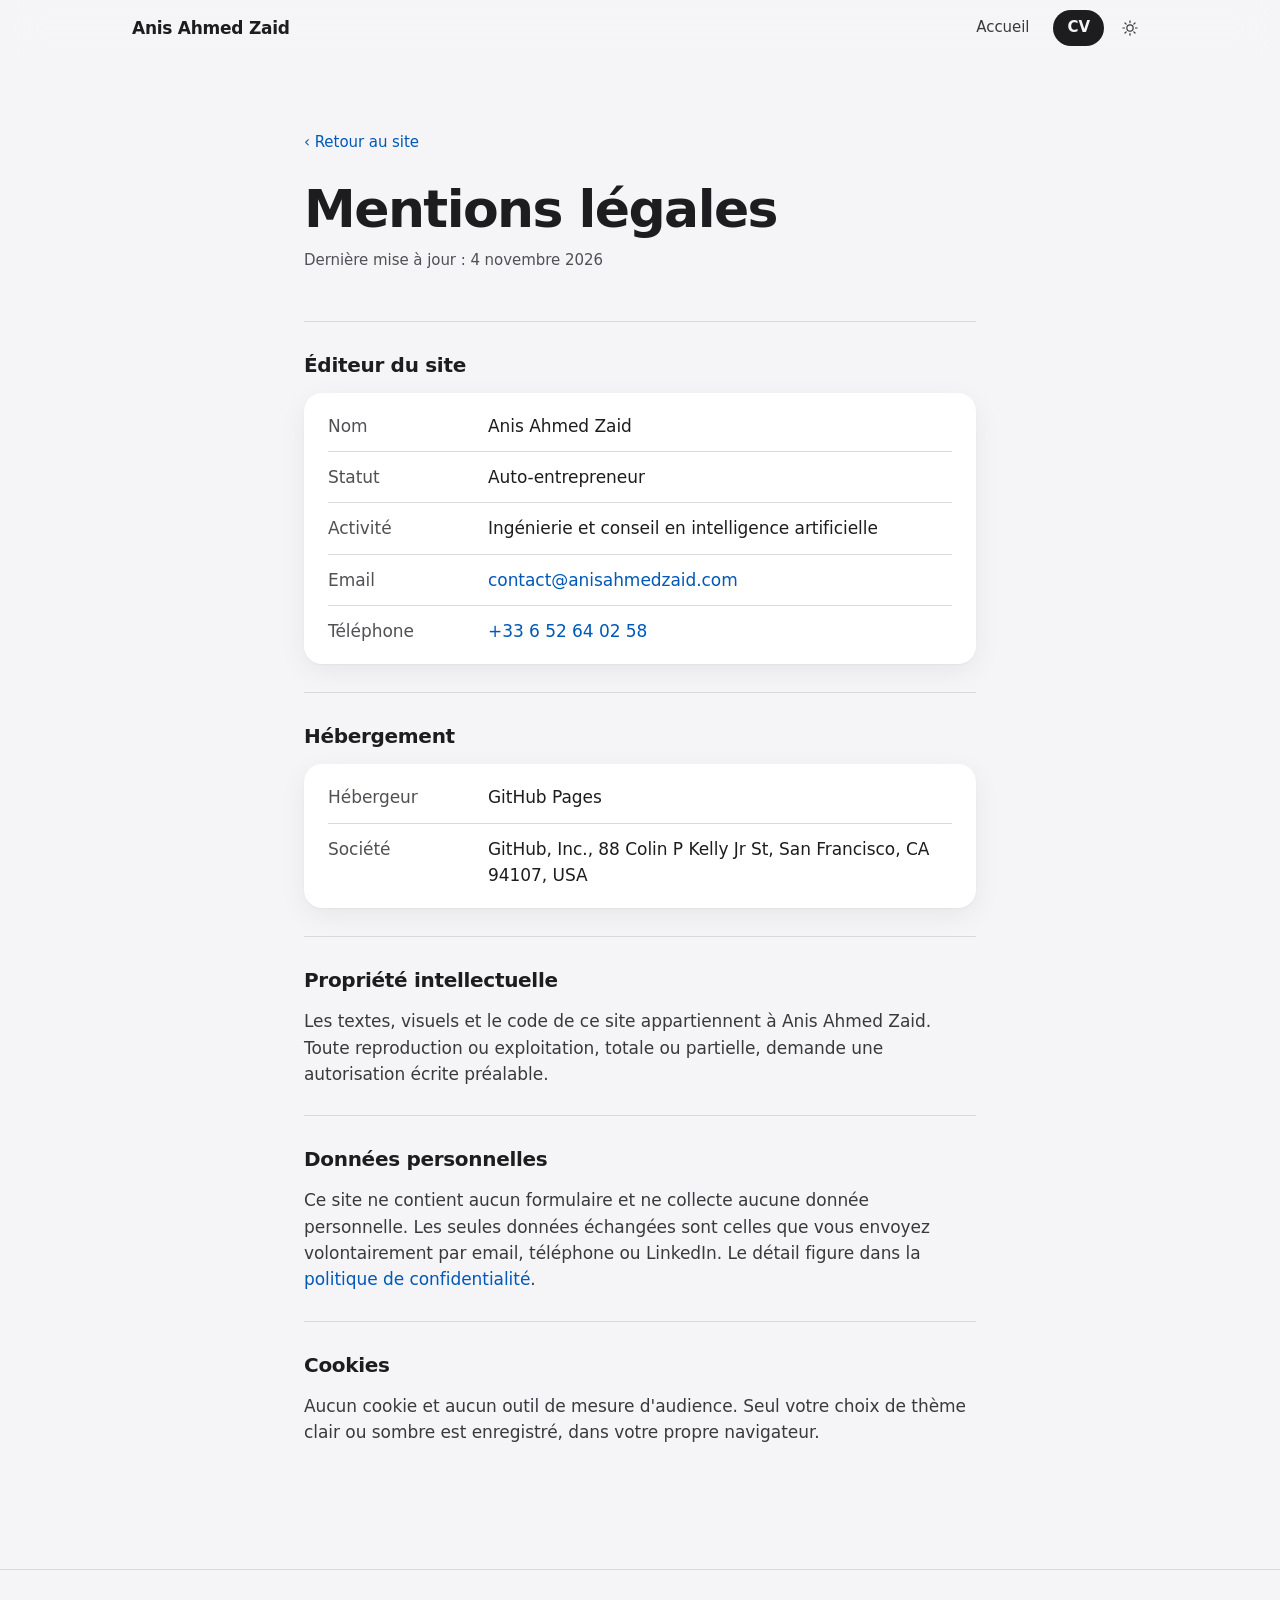
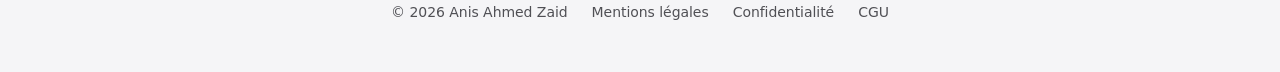
<file: mentions-legales.html>
<!DOCTYPE html>
<html lang="fr">

<head>
  <meta charset="UTF-8">
  <meta name="viewport" content="width=device-width, initial-scale=1.0">
  <title>Mentions légales · Anis Ahmed Zaid</title>
  <meta name="description" content="Mentions légales du site anisahmedzaid.com, portfolio d'Anis Ahmed Zaid, ingénieur IA.">
  <meta name="robots" content="noindex, follow">
  <meta name="theme-color" content="#f5f5f7">
  <link rel="canonical" href="https://anisahmedzaid.com/mentions-legales.html">
  <script>
    // Apply saved or system theme before first paint
    (function () {
      var t = null;
      try { t = localStorage.getItem('theme'); } catch (e) {}
      if (t !== 'light' && t !== 'dark') t = matchMedia('(prefers-color-scheme: dark)').matches ? 'dark' : 'light';
      document.documentElement.setAttribute('data-theme', t);
    })();
  </script>
  <link rel="icon" href="/favicon.ico" sizes="any">
  <link rel="icon" type="image/png" sizes="32x32" href="/favicon-32.png">
  <link rel="icon" type="image/png" sizes="192x192" href="/favicon-192.png">
  <link rel="apple-touch-icon" href="/apple-touch-icon.png">
  <link rel="stylesheet" href="/css/site.css">
</head>

<body>
  <header class="top" id="top">
    <div class="wrap">
      <a href="/" class="name">Anis Ahmed Zaid</a>
      <nav aria-label="Navigation principale">
        <a href="/" class="hide-sm">Accueil</a>
        <a href="/cv/CV-Anis-Ahmed-Zaid.pdf" class="cv" target="_blank" rel="noopener">CV</a>
        <button type="button" class="theme-btn" id="themeBtn" aria-label="Passer au thème sombre">
          <svg class="sun" viewBox="0 0 24 24" fill="none" stroke="currentColor" stroke-width="1.6" stroke-linecap="round" aria-hidden="true"><circle cx="12" cy="12" r="4.2"/><path d="M12 2.5v2.2M12 19.3v2.2M2.5 12h2.2M19.3 12h2.2M5.3 5.3l1.6 1.6M17.1 17.1l1.6 1.6M5.3 18.7l1.6-1.6M17.1 6.9l1.6-1.6"/></svg>
          <svg class="moon" viewBox="0 0 24 24" fill="none" stroke="currentColor" stroke-width="1.6" stroke-linejoin="round" aria-hidden="true"><path d="M20 14.5A8 8 0 0 1 9.5 4a8 8 0 1 0 10.5 10.5z"/></svg>
        </button>
      </nav>
    </div>
  </header>

  <main>
    <article class="legal wrap">
      <header class="legal-head">
        <a class="text-link back" href="/">Retour au site</a>
        <h1>Mentions légales</h1>
        <p class="updated">Dernière mise à jour&nbsp;: 4 novembre 2026</p>
      </header>
        <section>
          <h2>Éditeur du site</h2>
          <dl class="legal-card">
            <div><dt>Nom</dt><dd>Anis Ahmed Zaid</dd></div>
            <div><dt>Statut</dt><dd>Auto-entrepreneur</dd></div>
            <div><dt>Activité</dt><dd>Ingénierie et conseil en intelligence artificielle</dd></div>
            <div><dt>Email</dt><dd><a href="mailto:contact@anisahmedzaid.com">contact@anisahmedzaid.com</a></dd></div>
            <div><dt>Téléphone</dt><dd><a href="tel:+33652640258">+33 6 52 64 02 58</a></dd></div>
          </dl>
        </section>
        <section>
          <h2>Hébergement</h2>
          <dl class="legal-card">
            <div><dt>Hébergeur</dt><dd>GitHub Pages</dd></div>
            <div><dt>Société</dt><dd>GitHub, Inc., 88 Colin P Kelly Jr St, San Francisco, CA 94107, USA</dd></div>
          </dl>
        </section>
        <section>
          <h2>Propriété intellectuelle</h2>
          <p>Les textes, visuels et le code de ce site appartiennent à Anis Ahmed Zaid. Toute reproduction ou exploitation, totale ou partielle, demande une autorisation écrite préalable.</p>
        </section>
        <section>
          <h2>Données personnelles</h2>
          <p>Ce site ne contient aucun formulaire et ne collecte aucune donnée personnelle. Les seules données échangées sont celles que vous envoyez volontairement par email, téléphone ou LinkedIn. Le détail figure dans la <a href="/privacy-policy.html">politique de confidentialité</a>.</p>
        </section>
        <section>
          <h2>Cookies</h2>
          <p>Aucun cookie et aucun outil de mesure d'audience. Seul votre choix de thème clair ou sombre est enregistré, dans votre propre navigateur.</p>
        </section>
    </article>
  </main>

  <footer>
    <div class="wrap">
      <span>© 2026 Anis Ahmed Zaid</span>
      <a href="/mentions-legales.html">Mentions légales</a>
      <a href="/privacy-policy.html">Confidentialité</a>
      <a href="/terms-of-service.html">CGU</a>
    </div>
  </footer>

  <script src="/js/site.js"></script>
</body>

</html>
</file>
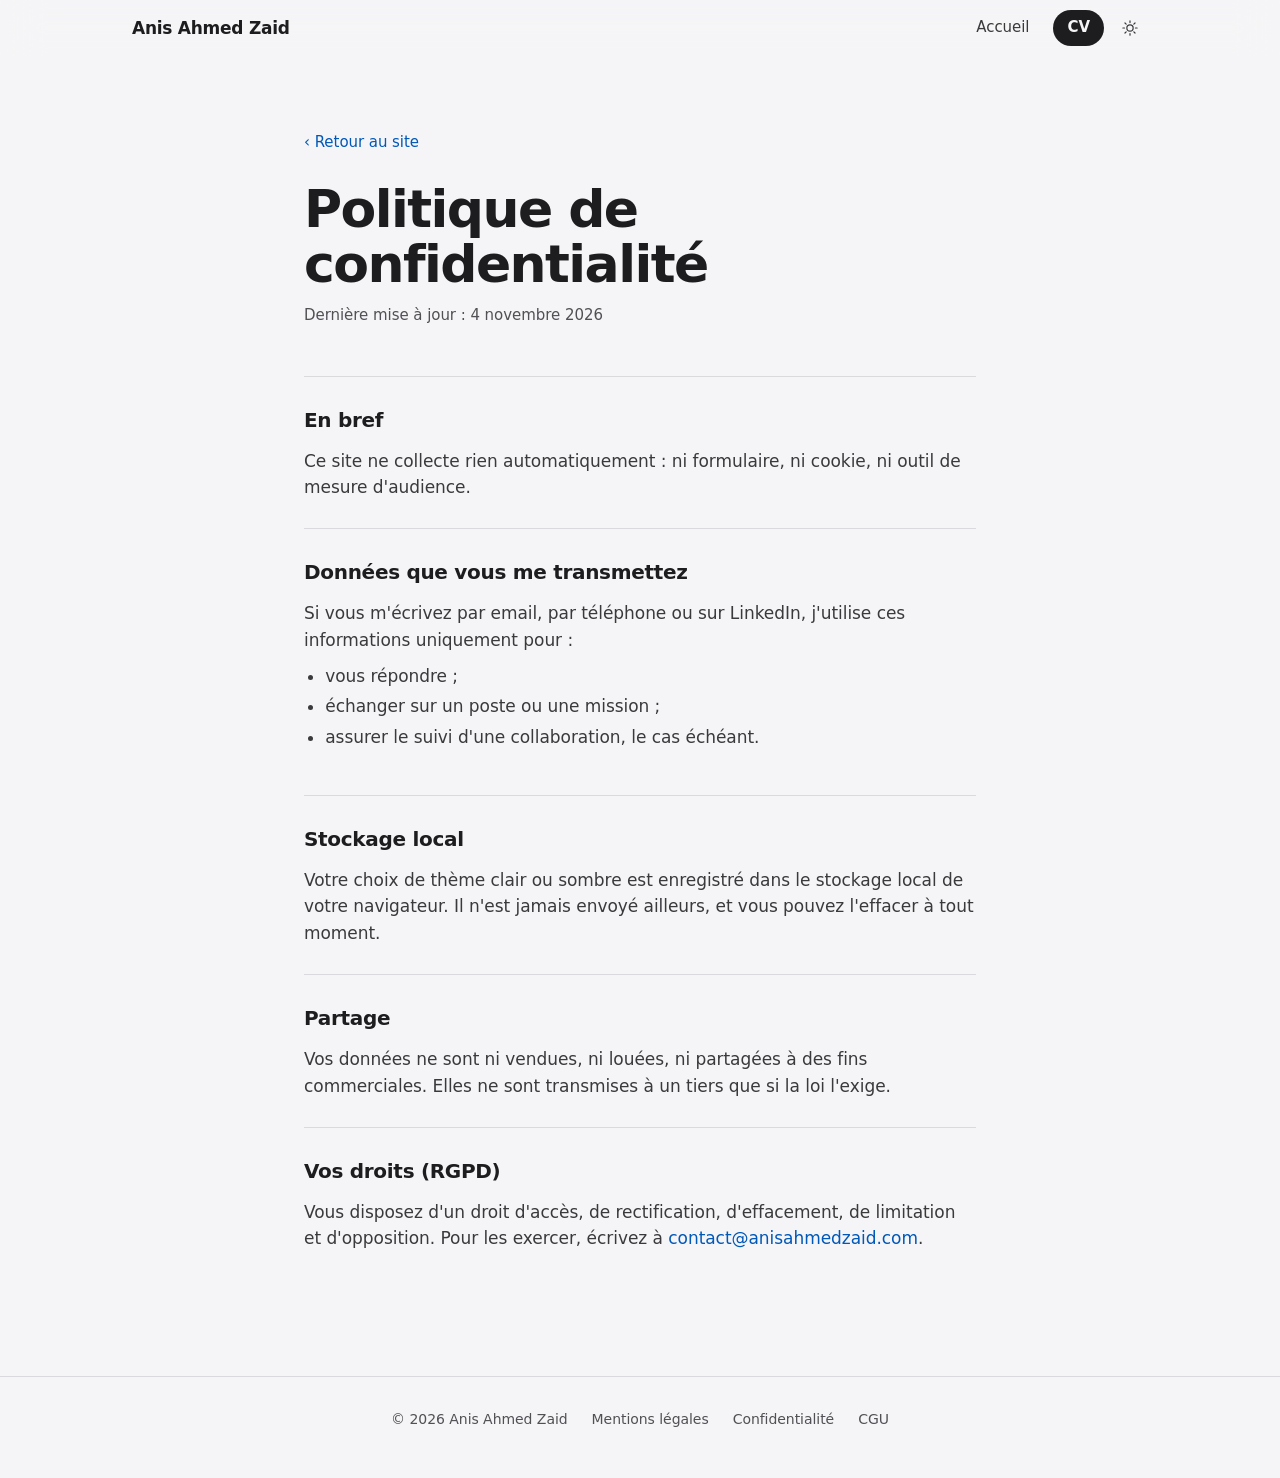
<file: privacy-policy.html>
<!DOCTYPE html>
<html lang="fr">

<head>
  <meta charset="UTF-8">
  <meta name="viewport" content="width=device-width, initial-scale=1.0">
  <title>Politique de confidentialité · Anis Ahmed Zaid</title>
  <meta name="description" content="Politique de confidentialité du site anisahmedzaid.com : aucune collecte automatique de données.">
  <meta name="robots" content="noindex, follow">
  <meta name="theme-color" content="#f5f5f7">
  <link rel="canonical" href="https://anisahmedzaid.com/privacy-policy.html">
  <script>
    // Apply saved or system theme before first paint
    (function () {
      var t = null;
      try { t = localStorage.getItem('theme'); } catch (e) {}
      if (t !== 'light' && t !== 'dark') t = matchMedia('(prefers-color-scheme: dark)').matches ? 'dark' : 'light';
      document.documentElement.setAttribute('data-theme', t);
    })();
  </script>
  <link rel="icon" href="/favicon.ico" sizes="any">
  <link rel="icon" type="image/png" sizes="32x32" href="/favicon-32.png">
  <link rel="icon" type="image/png" sizes="192x192" href="/favicon-192.png">
  <link rel="apple-touch-icon" href="/apple-touch-icon.png">
  <link rel="stylesheet" href="/css/site.css">
</head>

<body>
  <header class="top" id="top">
    <div class="wrap">
      <a href="/" class="name">Anis Ahmed Zaid</a>
      <nav aria-label="Navigation principale">
        <a href="/" class="hide-sm">Accueil</a>
        <a href="/cv/CV-Anis-Ahmed-Zaid.pdf" class="cv" target="_blank" rel="noopener">CV</a>
        <button type="button" class="theme-btn" id="themeBtn" aria-label="Passer au thème sombre">
          <svg class="sun" viewBox="0 0 24 24" fill="none" stroke="currentColor" stroke-width="1.6" stroke-linecap="round" aria-hidden="true"><circle cx="12" cy="12" r="4.2"/><path d="M12 2.5v2.2M12 19.3v2.2M2.5 12h2.2M19.3 12h2.2M5.3 5.3l1.6 1.6M17.1 17.1l1.6 1.6M5.3 18.7l1.6-1.6M17.1 6.9l1.6-1.6"/></svg>
          <svg class="moon" viewBox="0 0 24 24" fill="none" stroke="currentColor" stroke-width="1.6" stroke-linejoin="round" aria-hidden="true"><path d="M20 14.5A8 8 0 0 1 9.5 4a8 8 0 1 0 10.5 10.5z"/></svg>
        </button>
      </nav>
    </div>
  </header>

  <main>
    <article class="legal wrap">
      <header class="legal-head">
        <a class="text-link back" href="/">Retour au site</a>
        <h1>Politique de confidentialité</h1>
        <p class="updated">Dernière mise à jour&nbsp;: 4 novembre 2026</p>
      </header>
        <section>
          <h2>En bref</h2>
          <p>Ce site ne collecte rien automatiquement&nbsp;: ni formulaire, ni cookie, ni outil de mesure d'audience.</p>
        </section>
        <section>
          <h2>Données que vous me transmettez</h2>
          <p>Si vous m'écrivez par email, par téléphone ou sur LinkedIn, j'utilise ces informations uniquement pour&nbsp;:</p>
          <ul>
            <li>vous répondre&nbsp;;</li>
            <li>échanger sur un poste ou une mission&nbsp;;</li>
            <li>assurer le suivi d'une collaboration, le cas échéant.</li>
          </ul>
        </section>
        <section>
          <h2>Stockage local</h2>
          <p>Votre choix de thème clair ou sombre est enregistré dans le stockage local de votre navigateur. Il n'est jamais envoyé ailleurs, et vous pouvez l'effacer à tout moment.</p>
        </section>
        <section>
          <h2>Partage</h2>
          <p>Vos données ne sont ni vendues, ni louées, ni partagées à des fins commerciales. Elles ne sont transmises à un tiers que si la loi l'exige.</p>
        </section>
        <section>
          <h2>Vos droits (RGPD)</h2>
          <p>Vous disposez d'un droit d'accès, de rectification, d'effacement, de limitation et d'opposition. Pour les exercer, écrivez à <a href="mailto:contact@anisahmedzaid.com">contact@anisahmedzaid.com</a>.</p>
        </section>
    </article>
  </main>

  <footer>
    <div class="wrap">
      <span>© 2026 Anis Ahmed Zaid</span>
      <a href="/mentions-legales.html">Mentions légales</a>
      <a href="/privacy-policy.html">Confidentialité</a>
      <a href="/terms-of-service.html">CGU</a>
    </div>
  </footer>

  <script src="/js/site.js"></script>
</body>

</html>
</file>
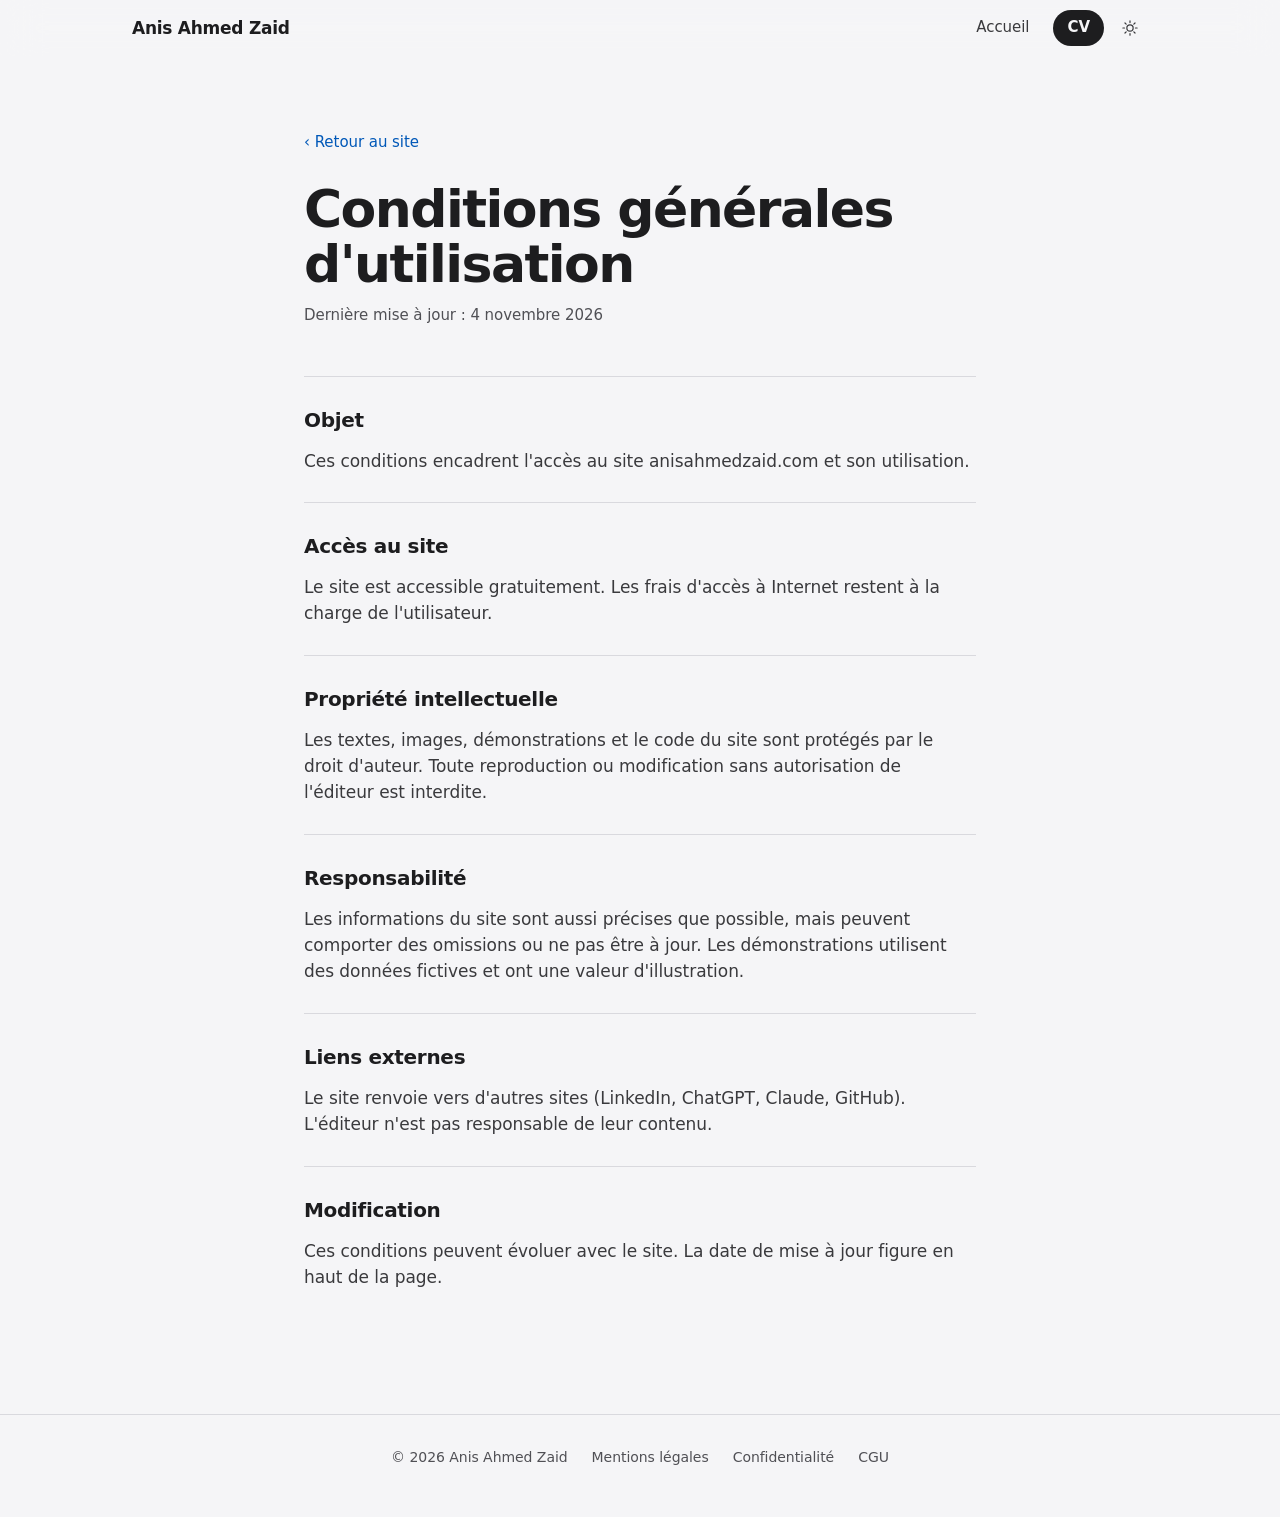
<file: terms-of-service.html>
<!DOCTYPE html>
<html lang="fr">

<head>
  <meta charset="UTF-8">
  <meta name="viewport" content="width=device-width, initial-scale=1.0">
  <title>Conditions générales d'utilisation · Anis Ahmed Zaid</title>
  <meta name="description" content="Conditions générales d'utilisation du site anisahmedzaid.com.">
  <meta name="robots" content="noindex, follow">
  <meta name="theme-color" content="#f5f5f7">
  <link rel="canonical" href="https://anisahmedzaid.com/terms-of-service.html">
  <script>
    // Apply saved or system theme before first paint
    (function () {
      var t = null;
      try { t = localStorage.getItem('theme'); } catch (e) {}
      if (t !== 'light' && t !== 'dark') t = matchMedia('(prefers-color-scheme: dark)').matches ? 'dark' : 'light';
      document.documentElement.setAttribute('data-theme', t);
    })();
  </script>
  <link rel="icon" href="/favicon.ico" sizes="any">
  <link rel="icon" type="image/png" sizes="32x32" href="/favicon-32.png">
  <link rel="icon" type="image/png" sizes="192x192" href="/favicon-192.png">
  <link rel="apple-touch-icon" href="/apple-touch-icon.png">
  <link rel="stylesheet" href="/css/site.css">
</head>

<body>
  <header class="top" id="top">
    <div class="wrap">
      <a href="/" class="name">Anis Ahmed Zaid</a>
      <nav aria-label="Navigation principale">
        <a href="/" class="hide-sm">Accueil</a>
        <a href="/cv/CV-Anis-Ahmed-Zaid.pdf" class="cv" target="_blank" rel="noopener">CV</a>
        <button type="button" class="theme-btn" id="themeBtn" aria-label="Passer au thème sombre">
          <svg class="sun" viewBox="0 0 24 24" fill="none" stroke="currentColor" stroke-width="1.6" stroke-linecap="round" aria-hidden="true"><circle cx="12" cy="12" r="4.2"/><path d="M12 2.5v2.2M12 19.3v2.2M2.5 12h2.2M19.3 12h2.2M5.3 5.3l1.6 1.6M17.1 17.1l1.6 1.6M5.3 18.7l1.6-1.6M17.1 6.9l1.6-1.6"/></svg>
          <svg class="moon" viewBox="0 0 24 24" fill="none" stroke="currentColor" stroke-width="1.6" stroke-linejoin="round" aria-hidden="true"><path d="M20 14.5A8 8 0 0 1 9.5 4a8 8 0 1 0 10.5 10.5z"/></svg>
        </button>
      </nav>
    </div>
  </header>

  <main>
    <article class="legal wrap">
      <header class="legal-head">
        <a class="text-link back" href="/">Retour au site</a>
        <h1>Conditions générales d'utilisation</h1>
        <p class="updated">Dernière mise à jour&nbsp;: 4 novembre 2026</p>
      </header>
        <section>
          <h2>Objet</h2>
          <p>Ces conditions encadrent l'accès au site anisahmedzaid.com et son utilisation.</p>
        </section>
        <section>
          <h2>Accès au site</h2>
          <p>Le site est accessible gratuitement. Les frais d'accès à Internet restent à la charge de l'utilisateur.</p>
        </section>
        <section>
          <h2>Propriété intellectuelle</h2>
          <p>Les textes, images, démonstrations et le code du site sont protégés par le droit d'auteur. Toute reproduction ou modification sans autorisation de l'éditeur est interdite.</p>
        </section>
        <section>
          <h2>Responsabilité</h2>
          <p>Les informations du site sont aussi précises que possible, mais peuvent comporter des omissions ou ne pas être à jour. Les démonstrations utilisent des données fictives et ont une valeur d'illustration.</p>
        </section>
        <section>
          <h2>Liens externes</h2>
          <p>Le site renvoie vers d'autres sites (LinkedIn, ChatGPT, Claude, GitHub). L'éditeur n'est pas responsable de leur contenu.</p>
        </section>
        <section>
          <h2>Modification</h2>
          <p>Ces conditions peuvent évoluer avec le site. La date de mise à jour figure en haut de la page.</p>
        </section>
    </article>
  </main>

  <footer>
    <div class="wrap">
      <span>© 2026 Anis Ahmed Zaid</span>
      <a href="/mentions-legales.html">Mentions légales</a>
      <a href="/privacy-policy.html">Confidentialité</a>
      <a href="/terms-of-service.html">CGU</a>
    </div>
  </footer>

  <script src="/js/site.js"></script>
</body>

</html>
</file>
<file: css/site.css>
/* anisahmedzaid.com · portfolio
   System type, one accent, surfaces that read as layers. Spacing on a 4px grid,
   tracking that tightens as type grows, motion that never blocks input. */

:root {
  --paper: #f5f5f7;
  --card: #ffffff;
  --sunk: #ececf0;
  --ink: #1d1d1f;
  --ink-2: #3a3a3d;
  --ink-3: #505055;
  --ink-display: #6e6e73;
  --rule: #d9d9de;
  --accent: #0058b8;
  --accent-ink: #00448f;
  --accent-soft: #e6effa;
  --live: #136b37;
  --live-ink: #0f5a2e;
  --live-soft: #e3f3e8;
  --mark: #fbe9a6;
  --glass: rgba(245, 245, 247, 0.72);
  --shadow: 0 1px 2px rgba(0, 0, 0, 0.04), 0 8px 28px rgba(0, 0, 0, 0.06);

  --sans: -apple-system, BlinkMacSystemFont, "SF Pro Text", "Segoe UI Variable Text", "Segoe UI", system-ui, Roboto, "Helvetica Neue", Arial, sans-serif;
  --display: -apple-system, BlinkMacSystemFont, "SF Pro Display", "Segoe UI Variable Display", "Segoe UI", system-ui, Roboto, "Helvetica Neue", Arial, sans-serif;
  --ease: cubic-bezier(.25, .1, .25, 1);
  --ease-out: cubic-bezier(.2, .8, .2, 1);
  --wide: 1080px;
  --text: 42rem;
  --r-lg: 28px;
  --r-md: 18px;
  --r-sm: 12px;
}

[data-theme="dark"] {
  --paper: #000000;
  --card: #161618;
  --sunk: #26262a;
  --ink: #f5f5f7;
  --ink-2: #e6e6eb;
  --ink-3: #d4d4da;
  --ink-display: #9a9aa0;
  --rule: #333338;
  --accent: #aad3ff;
  --accent-ink: #cfe6ff;
  --accent-soft: #0f2a47;
  --live: #6fdc95;
  --live-ink: #a8efc0;
  --live-soft: #10301c;
  --mark: #5a4718;
  --glass: rgba(0, 0, 0, 0.66);
  --shadow: 0 0 0 1px rgba(255, 255, 255, 0.06);
  color-scheme: dark;
}

*, *::before, *::after { box-sizing: border-box; }

/* Theme switch: soft crossfade, no abrupt brightness jump */
::view-transition-old(root), ::view-transition-new(root) { animation-duration: .45s; animation-timing-function: var(--ease); }
html.theme-fade, html.theme-fade * { transition: background-color .45s ease, color .45s ease, border-color .45s ease, fill .45s ease !important; }

html { scroll-behavior: smooth; scroll-padding-top: 72px; -webkit-text-size-adjust: 100%; }

body {
  margin: 0;
  background: var(--paper);
  color: var(--ink);
  font: 400 1.0625rem/1.55 var(--sans);
  letter-spacing: -0.003em;
  font-optical-sizing: auto;
  -webkit-font-smoothing: antialiased;
  overflow-x: clip;
}

a { color: var(--accent); text-decoration: none; }
a:hover { text-decoration: underline; text-underline-offset: 3px; }
:focus-visible { outline: 3px solid var(--accent); outline-offset: 3px; border-radius: 6px; }

h1, h2, h3, h4 { font-family: var(--display); margin: 0; font-weight: 600; color: var(--ink); }
p { margin: 0; }

.wrap { max-width: var(--wide); margin: 0 auto; padding: 0 32px; }
.sr-only { position: absolute; width: 1px; height: 1px; padding: 0; margin: -1px; overflow: hidden; clip: rect(0, 0, 0, 0); white-space: nowrap; border: 0; }

.skip { position: absolute; left: 16px; top: -60px; z-index: 100; padding: 10px 16px; border-radius: 999px; background: var(--ink); color: var(--paper); }
.skip:focus { top: 12px; }

/* Navigation: a translucent layer, content scrolls underneath */
.top {
  position: sticky; top: 0; z-index: 50;
  background: var(--glass);
  -webkit-backdrop-filter: saturate(180%) blur(20px);
  backdrop-filter: saturate(180%) blur(20px);
}
/* Scroll edge: a soft fade where content meets the bar, only once content is under it */
.top::after {
  content: ""; position: absolute; left: 0; right: 0; top: 100%; height: 14px; pointer-events: none;
  background: linear-gradient(var(--glass), transparent); opacity: 0; transition: opacity .25s var(--ease);
}
.top.scrolled::after { opacity: 1; }
.top .wrap { display: flex; align-items: center; justify-content: space-between; height: 56px; gap: 16px; }
.top .name { font-weight: 600; font-size: 1.0625rem; letter-spacing: -0.015em; color: var(--ink); white-space: nowrap; }
.top .name:hover { text-decoration: none; }
.top nav { display: flex; align-items: center; gap: 4px; }
.top nav a:not(.cv) { color: var(--ink-2); font-size: 0.9375rem; padding: 6px 12px; border-radius: 999px; transition: background-color .2s var(--ease), color .2s var(--ease); }
.top nav a:not(.cv):hover { text-decoration: none; color: var(--ink); background: var(--sunk); }
.top nav a[aria-current="true"] { color: var(--ink); background: var(--sunk); }
.top .cv {
  margin-left: 8px; padding: 6px 14px; border-radius: 999px; font-size: 0.9375rem; font-weight: 600;
  background: var(--ink); color: var(--paper);
}
.top .cv:hover { text-decoration: none; opacity: .86; }
.theme-btn {
  margin-left: 4px; width: 36px; height: 36px; display: inline-grid; place-items: center;
  border: 0; border-radius: 50%; background: transparent; color: var(--ink-2); cursor: pointer;
  transition: background-color .2s var(--ease);
}
.theme-btn:hover { background: var(--sunk); color: var(--ink); }
.theme-btn svg { width: 18px; height: 18px; }
.theme-btn .moon, [data-theme="dark"] .theme-btn .sun { display: none; }
[data-theme="dark"] .theme-btn .moon { display: block; }

/* Press feedback lives on pointer-down, and it is instant */
.btn, .top .cv, .theme-btn, .inbox button, .rag-questions button { -webkit-tap-highlight-color: transparent; touch-action: manipulation; }
.btn:active, .top .cv:active, .theme-btn:active, .inbox button:active, .rag-questions button:active {
  transform: scale(0.97); transition: transform 100ms ease-out;
}

/* Hero */
.hero {
  display: grid; grid-template-columns: minmax(0, 1fr) 280px; gap: 32px 64px; align-items: center;
  padding-top: 88px; padding-bottom: 96px;
}
.hero h1 {
  font-size: clamp(2.75rem, 6.6vw, 5rem); line-height: 1.04; letter-spacing: -0.035em; font-weight: 700;
  margin-bottom: 28px; text-wrap: balance;
}
.h1-name { display: block; font-size: 1.25rem; line-height: 1.3; letter-spacing: -0.01em; font-weight: 600; color: var(--accent); margin-bottom: 14px; }
.h1-soft { display: block; color: var(--ink-display); font-weight: 600; font-size: 0.6em; line-height: 1.12; letter-spacing: -0.026em; margin-top: 12px; }
.intro { font-size: clamp(1.125rem, 1.6vw, 1.3125rem); line-height: 1.5; color: var(--ink-2); max-width: 38rem; letter-spacing: -0.008em; }
.actions { display: flex; flex-wrap: wrap; align-items: center; gap: 12px 20px; margin-top: 32px; }
.btn {
  display: inline-flex; align-items: center; justify-content: center; min-height: 44px; padding: 0 22px;
  border-radius: 999px; border: 0; cursor: pointer;
  background: var(--accent); color: #fff; font: 600 1rem/1 var(--sans); letter-spacing: -0.005em;
  transition: background-color .2s var(--ease), transform .2s var(--ease);
}
[data-theme="dark"] .btn { color: #00152b; }
.btn:hover { text-decoration: none; background: var(--accent-ink); }
.btn-quiet, [data-theme="dark"] .btn-quiet { background: var(--sunk); color: var(--ink); }
.btn-quiet:hover, [data-theme="dark"] .btn-quiet:hover { background: var(--rule); }
.text-link { font-weight: 500; }
.text-link::after { content: "\00a0›"; }

.portrait { align-self: start; }
.portrait img {
  display: block; width: 100%; height: auto; aspect-ratio: 1; object-fit: cover;
  border-radius: 36px; background: var(--sunk);
}

.stats {
  grid-column: 1 / -1; list-style: none; margin: 40px 0 0; padding: 0;
  display: grid; grid-template-columns: repeat(3, minmax(0, 1fr)); gap: 12px;
}
.stats li { background: var(--card); border-radius: var(--r-md); padding: 22px 22px 20px; box-shadow: var(--shadow); }
.stats b { display: block; font-family: var(--display); font-size: clamp(2rem, 3.4vw, 2.5rem); line-height: 1.05; letter-spacing: -0.03em; font-weight: 700; margin-bottom: 8px; font-variant-numeric: tabular-nums; }
.stats span { display: block; font-size: 0.9375rem; line-height: 1.4; color: var(--ink-2); }

/* Sections */
section { padding: 112px 0; }
section + section { border-top: 1px solid var(--rule); }
.section-head { max-width: 46rem; margin-bottom: 56px; }
.eyebrow { font-size: 1.0625rem; font-weight: 600; color: var(--accent); margin-bottom: 10px; letter-spacing: -0.01em; }
.section-head h2 { font-size: clamp(2.25rem, 5vw, 3.5rem); line-height: 1.07; letter-spacing: -0.032em; font-weight: 700; text-wrap: balance; }
.section-head p:not(.eyebrow) { margin-top: 16px; font-size: 1.1875rem; color: var(--ink-2); line-height: 1.5; }

/* Case studies: each a card, the strongest proof first */
.case {
  background: var(--card); border-radius: var(--r-lg); box-shadow: var(--shadow);
  padding: 48px; margin-bottom: 24px;
  display: grid; grid-template-columns: minmax(0, 1fr); gap: 32px;
}
.case-head { max-width: 48rem; }
.status { display: flex; flex-wrap: wrap; align-items: center; gap: 8px 12px; font-size: 0.9375rem; color: var(--ink-3); margin-bottom: 18px; }
.pill {
  display: inline-flex; align-items: center; gap: 6px; padding: 4px 12px; border-radius: 999px;
  font-size: 0.875rem; font-weight: 600; letter-spacing: 0; line-height: 1.4;
  background: var(--sunk); color: var(--ink-2);
}
.pill-live { background: var(--live-soft); color: var(--live-ink); }
.pill-live::before { content: ""; width: 6px; height: 6px; border-radius: 50%; background: currentColor; }
.case h3 { font-size: clamp(1.75rem, 3.2vw, 2.5rem); line-height: 1.1; letter-spacing: -0.028em; font-weight: 700; margin-bottom: 18px; text-wrap: balance; }
.case-head > .lede { font-size: clamp(1.125rem, 1.6vw, 1.3125rem); line-height: 1.45; color: var(--ink); letter-spacing: -0.01em; }
.case .body { display: grid; grid-template-columns: minmax(0, 1fr) minmax(0, 1fr); gap: 24px 56px; align-items: start; }
.case .body > p { grid-column: 1; color: var(--ink-2); }
.case .body > .steps { grid-column: 1; }
.case .body > .facts { grid-column: 2; grid-row: 1 / span 2; }
.case .body > .tools { grid-column: 1 / -1; }

.facts { margin: 0; display: grid; gap: 18px; }
.facts > div { padding-top: 14px; border-top: 1px solid var(--rule); }
.facts > div:first-child { border-top: 0; padding-top: 0; }
.facts dt { font-size: 0.9375rem; font-weight: 600; color: var(--ink); margin-bottom: 4px; }
.facts dd { margin: 0; font-size: 0.9375rem; line-height: 1.5; color: var(--ink-2); }

.tools { list-style: none; padding: 0; margin: 0; display: flex; flex-wrap: wrap; gap: 8px; }
.tools li { font-size: 0.875rem; line-height: 1.4; padding: 5px 12px; border-radius: 999px; background: var(--paper); color: var(--ink-2); border: 1px solid var(--rule); }

.steps { list-style: none; margin: 0; padding: 0; counter-reset: s; display: grid; gap: 8px; }
.steps li { counter-increment: s; display: grid; grid-template-columns: 28px 1fr; column-gap: 14px; padding: 14px 16px; border-radius: var(--r-sm); background: var(--paper); }
.steps li::before { content: counter(s); grid-row: 1 / span 2; width: 28px; height: 28px; display: grid; place-items: center; border-radius: 50%; background: var(--accent-soft); color: var(--accent-ink); font-weight: 700; font-size: 0.875rem; align-self: center; }
.steps b { font-weight: 600; }
.steps span { font-size: 0.9375rem; color: var(--ink-2); }

/* Demos: a sunken surface inside the card */
.demo { margin: 0; background: var(--paper); border-radius: var(--r-md); padding: 28px; }
.demo-head { font-size: 1.0625rem; font-weight: 600; color: var(--ink); margin-bottom: 18px; letter-spacing: -0.01em; }
.demo-note { font-size: 0.875rem; color: var(--ink-3); margin-top: 18px; line-height: 1.5; max-width: 48rem; }

/* Demo · email triage */
.mail-demo { display: grid; grid-template-columns: 260px minmax(0, 1fr); gap: 20px; }
.inbox { display: flex; flex-direction: column; gap: 8px; }
.inbox button {
  display: block; width: 100%; text-align: left; cursor: pointer; font: inherit;
  padding: 12px 14px; border-radius: var(--r-sm); border: 1px solid transparent;
  font-size: 0.9375rem; line-height: 1.4; color: var(--ink-2); background: var(--card);
  transition: border-color .2s var(--ease), box-shadow .2s var(--ease);
}
.inbox button strong { display: block; color: var(--ink); font-weight: 600; margin-bottom: 2px; }
.inbox button:hover { border-color: var(--rule); }
.inbox button[aria-pressed="true"] { border-color: var(--accent); box-shadow: 0 0 0 1px var(--accent); }
.mail-out { background: var(--card); border-radius: var(--r-sm); padding: 6px 20px 18px; font-size: 0.9375rem; min-height: 300px; }
.mail-out .row { display: grid; grid-template-columns: 96px minmax(0, 1fr); gap: 12px; padding: 12px 0; border-bottom: 1px solid var(--rule); }
.mail-out .row > span:first-child { color: var(--ink-3); font-size: 0.875rem; }
.tag { display: inline-block; padding: 2px 10px; border-radius: 999px; background: var(--accent-soft); color: var(--accent-ink); font-size: 0.875rem; font-weight: 600; }
.draft { margin-top: 16px; padding: 16px 18px; background: var(--paper); border-radius: var(--r-sm); white-space: pre-line; color: var(--ink); line-height: 1.6; }
.draft mark { background: var(--mark); color: var(--ink); padding: 0 3px; border-radius: 4px; }
.draft-state { margin-top: 12px; font-size: 0.875rem; color: var(--ink-3); display: flex; gap: 8px; align-items: center; }
.draft-state::before { content: ""; width: 7px; height: 7px; border-radius: 50%; background: var(--ink-3); flex: none; }
.swap { animation: swap .32s var(--ease-out) both; }
@keyframes swap { from { opacity: 0; transform: translateY(6px); } to { opacity: 1; transform: none; } }

/* Demo · RAG tool choice */
.rag { display: grid; grid-template-columns: 260px minmax(0, 1fr); gap: 20px; }
.rag-questions { display: flex; flex-direction: column; gap: 8px; }
.rag-questions button {
  display: block; width: 100%; text-align: left; cursor: pointer; font: inherit; font-size: 0.9375rem; line-height: 1.4;
  padding: 12px 14px; border-radius: var(--r-sm); border: 1px solid transparent; background: var(--card); color: var(--ink);
  transition: border-color .2s var(--ease), box-shadow .2s var(--ease);
}
.rag-questions button:hover { border-color: var(--rule); }
.rag-questions button[aria-pressed="true"] { border-color: var(--accent); box-shadow: 0 0 0 1px var(--accent); }
.rag-flow { list-style: none; margin: 0; padding: 0; display: grid; gap: 10px; }
.rag-step { padding: 12px 16px; border-radius: var(--r-sm); background: var(--card); font-size: 0.9375rem; color: var(--ink-2); }
.rag-step b { color: var(--ink); font-weight: 600; }
.rag-tools ul { list-style: none; margin: 0; padding: 0; display: grid; grid-template-columns: repeat(3, minmax(0, 1fr)); gap: 8px; }
.rag-tools li {
  padding: 12px 14px; border-radius: var(--r-sm); background: var(--card); border: 1px solid var(--rule);
  font-size: 0.875rem; line-height: 1.4; color: var(--ink-3);
  transition: border-color .25s var(--ease), background-color .25s var(--ease), color .25s var(--ease);
}
.rag-tools b { display: block; font-size: 0.9375rem; color: var(--ink-2); font-weight: 600; margin-bottom: 2px; }
.rag-tools li.on { border-color: var(--accent); background: var(--accent-soft); color: var(--accent-ink); }
.rag-tools li.on b { color: var(--accent-ink); }
.rag-tools li.on b::after { content: "\00a0✓"; }

/* Other projects */
.more { margin-top: 56px; }
.more-title { font-size: 1.5rem; letter-spacing: -0.02em; margin-bottom: 20px; }
.more-grid { list-style: none; margin: 0; padding: 0; display: grid; grid-template-columns: repeat(2, minmax(0, 1fr)); gap: 16px; }
.more-grid li { background: var(--card); border-radius: var(--r-md); padding: 26px 28px; box-shadow: var(--shadow); }
.more-grid h4 { font-size: 1.25rem; line-height: 1.25; letter-spacing: -0.018em; margin: 14px 0 8px; }
.more-grid p { color: var(--ink-2); font-size: 0.9375rem; line-height: 1.55; }

/* Method */
.principles { display: grid; grid-template-columns: repeat(2, minmax(0, 1fr)); gap: 40px 64px; }
.principles h3 { font-size: 1.375rem; line-height: 1.25; letter-spacing: -0.02em; margin-bottom: 10px; }
.principles p { color: var(--ink-2); max-width: 32rem; }

/* Timeline */
.timeline { list-style: none; margin: 0; padding: 0; }
.timeline li { display: grid; grid-template-columns: 200px minmax(0, 1fr); gap: 8px 32px; padding: 28px 0; border-top: 1px solid var(--rule); }
.timeline li:first-child { border-top: 0; padding-top: 0; }
.timeline .when { color: var(--ink-3); font-size: 0.9375rem; font-variant-numeric: tabular-nums; padding-top: 4px; }
.timeline h3 { font-size: 1.375rem; line-height: 1.25; letter-spacing: -0.02em; }
.timeline .where { color: var(--ink-3); font-size: 0.9375rem; margin: 2px 0 10px; }
.timeline p:not(.when):not(.where) { color: var(--ink-2); max-width: var(--text); }

/* Skills */
.skills { margin: 0; display: grid; grid-template-columns: repeat(2, minmax(0, 1fr)); gap: 16px; }
.skills > div { background: var(--card); border-radius: var(--r-md); padding: 24px 26px; box-shadow: var(--shadow); }
.skills dt { font-family: var(--display); font-size: 1.1875rem; font-weight: 600; letter-spacing: -0.015em; margin-bottom: 14px; }
.skills dd { margin: 0; }
.skills dd p { margin-top: 14px; font-size: 0.9375rem; color: var(--ink-3); }
.skills dd p .where-label { font-weight: 600; color: var(--ink-2); }
.langs { margin: 24px 0 0; text-align: center; color: var(--ink-2); }
.langs b { font-weight: 600; color: var(--ink); margin-right: 12px; }

/* Contact */
.contact { padding-bottom: 96px; }
.contact-main { text-align: center; max-width: 46rem; margin: 0 auto; }
.contact h2 { font-size: clamp(2.25rem, 5.4vw, 3.75rem); line-height: 1.06; letter-spacing: -0.034em; font-weight: 700; text-wrap: balance; }
.contact .open { color: var(--ink-2); font-size: 1.1875rem; margin: 20px auto 28px; max-width: 36rem; }
.contact .mail { font-family: var(--display); font-size: clamp(1.375rem, 3.4vw, 2rem); font-weight: 600; letter-spacing: -0.02em; overflow-wrap: anywhere; }
.contact .actions { justify-content: center; margin-top: 28px; }

.ai-copy { margin: 72px auto 0; max-width: 46rem; background: var(--card); border-radius: var(--r-lg); padding: 32px 36px; box-shadow: var(--shadow); }
.ai-copy h3 { font-size: 1.375rem; letter-spacing: -0.02em; margin-bottom: 8px; }
.ai-copy > p:not(.ai-status) { color: var(--ink-2); }
.ai-actions { display: flex; flex-wrap: wrap; align-items: center; gap: 12px 20px; margin-top: 20px; }
.ai-actions a { font-weight: 500; }
.ai-status { color: var(--ink-3); font-size: 0.9375rem; margin-top: 12px; min-height: 1.5em; }

footer { padding: 32px 0 48px; font-size: 0.875rem; color: var(--ink-3); border-top: 1px solid var(--rule); }
footer .wrap { display: flex; flex-wrap: wrap; justify-content: center; gap: 8px 24px; text-align: center; }
footer a { color: var(--ink-3); }
footer a:hover { color: var(--ink); }

/* Arrival: content settles in as it enters view. JS adds .js; without JS everything is visible. */
.js .reveal { opacity: 0; transform: translateY(16px); transition: opacity .7s var(--ease-out), transform .7s var(--ease-out); }
.js .reveal.in { opacity: 1; transform: none; }

/* 404 page (same sheet) */
.hero.solo { display: block; }
.hero.solo h1 em { display: block; font-style: normal; color: var(--ink-display); }
.hero.solo .links { display: flex; flex-wrap: wrap; gap: 12px 24px; align-items: center; margin-top: 32px; }

/* Legal pages (same sheet) */
.legal { max-width: calc(var(--text) + 64px); padding-top: 72px; padding-bottom: 96px; }
.legal-head { margin-bottom: 48px; }
.legal-head .back { display: inline-block; margin-bottom: 28px; font-size: 0.9375rem; }
.legal-head .back::after { content: none; }
.legal-head .back::before { content: "‹\00a0"; }
.legal h1 { font-size: clamp(2.25rem, 5vw, 3.25rem); line-height: 1.06; letter-spacing: -0.03em; font-weight: 700; }
.legal .updated { margin-top: 12px; color: var(--ink-3); font-size: 0.9375rem; }
.legal section { padding: 28px 0; border-top: 1px solid var(--rule); }
.legal h2 { font-size: 1.25rem; letter-spacing: -0.015em; font-weight: 600; margin-bottom: 12px; }
.legal p, .legal li { color: var(--ink-2); }
.legal p + p, .legal p + ul { margin-top: 10px; }
.legal ul { padding-left: 1.25em; }
.legal li + li { margin-top: 4px; }
.legal-card { margin: 0; background: var(--card); border-radius: var(--r-md); padding: 8px 24px; box-shadow: var(--shadow); }
.legal-card div { display: grid; grid-template-columns: 9rem minmax(0, 1fr); gap: 16px; padding: 12px 0; }
.legal-card div + div { border-top: 1px solid var(--rule); }
.legal-card dt { color: var(--ink-3); }
.legal-card dd { margin: 0; color: var(--ink); overflow-wrap: anywhere; }

/* Footer "Prompt du site": the prompt, skill and model behind this site */
.making-btn { font: inherit; color: var(--ink-3); background: none; border: 0; padding: 0; cursor: pointer; }
.making-btn:hover { color: var(--ink); }
.making {
  width: min(680px, calc(100vw - 32px)); max-height: min(82vh, 760px); padding: 0; border: 0; border-radius: var(--r-lg);
  background: var(--card); color: var(--ink); box-shadow: 0 24px 80px rgba(0, 0, 0, 0.28);
  margin: auto 16px 16px auto; transform-origin: bottom right;
}
.making[open] { display: flex; flex-direction: column; animation: making-in .42s var(--ease-out) both; }
.making::backdrop { background: rgba(0, 0, 0, 0.32); animation: fadeonly .3s linear both; }
.making-head { display: flex; align-items: start; justify-content: space-between; gap: 16px; padding: 28px 28px 0; }
.making-head h2 { font-size: 1.5rem; letter-spacing: -0.02em; font-weight: 700; }
.making-close { flex: none; width: 32px; height: 32px; border-radius: 50%; border: 0; background: var(--sunk); color: var(--ink); font-size: 1.25rem; line-height: 1; cursor: pointer; }
.making-close:active { transform: scale(0.92); }
.making-body { overflow-y: auto; padding: 16px 28px 28px; }
.making-body > p { color: var(--ink-2); }
.making-meta { margin: 20px 0; display: grid; gap: 8px; }
.making-meta div { display: grid; grid-template-columns: 5.5rem minmax(0, 1fr); gap: 12px; }
.making-meta dt { color: var(--ink-3); }
.making-meta dd { margin: 0; }
.making pre {
  margin: 0; padding: 18px 20px; border-radius: var(--r-sm); background: var(--sunk); color: var(--ink);
  font: 0.875rem/1.55 ui-monospace, "SF Mono", "Cascadia Mono", Consolas, monospace; white-space: pre-wrap; overflow-wrap: anywhere;
}
.making-actions { display: flex; align-items: center; gap: 16px; margin-top: 16px; }
.making-actions span { color: var(--ink-3); font-size: 0.9375rem; }
@keyframes making-in { from { opacity: 0; transform: translateY(12px) scale(0.96); } to { opacity: 1; transform: none; } }

/* Responsive */
@media (max-width: 960px) {
  .top nav .hide-md { display: none; }
  .stats { grid-template-columns: repeat(2, minmax(0, 1fr)); }
  .stats li:last-child:nth-child(odd) { grid-column: 1 / -1; }
  .case { padding: 36px; }
  .case .body { grid-template-columns: minmax(0, 1fr); }
  .case .body > .facts { grid-column: 1; grid-row: auto; }
  .mail-demo, .rag { grid-template-columns: minmax(0, 1fr); }
  .inbox, .rag-questions { flex-direction: row; overflow-x: auto; scroll-snap-type: x mandatory; padding: 2px 2px 6px; }
  .inbox button, .rag-questions button { flex: 0 0 min(240px, 78%); scroll-snap-align: start; }
}
@media (max-width: 860px) {
  .hero { grid-template-columns: minmax(0, 1fr); padding-top: 40px; padding-bottom: 72px; }
  .portrait { grid-row: 1; width: 112px; }
  .portrait img { border-radius: 50%; }
  .principles, .skills, .more-grid { grid-template-columns: minmax(0, 1fr); }
  .timeline li { grid-template-columns: minmax(0, 1fr); gap: 4px; }
}
@media (max-width: 640px) {
  .top nav .hide-sm { display: none; }
  .wrap { padding: 0 16px; }
  body { font-size: 1rem; }
  section { padding: 80px 0; }
  .stats { gap: 8px; margin-top: 28px; }
  .stats li { padding: 16px; }
  .case { padding: 24px 20px; border-radius: 22px; gap: 24px; }
  .demo { padding: 14px; }
  .mail-out { padding: 4px 14px 14px; }
  .mail-out .row { grid-template-columns: minmax(0, 1fr); gap: 2px; }
  .rag-tools ul { grid-template-columns: minmax(0, 1fr); }
  .ai-copy { padding: 24px 20px; }
  .more-grid li, .skills > div { padding: 22px 20px; }
  .legal { padding-top: 48px; }
  .legal-card { padding: 4px 18px; }
  .legal-card div { grid-template-columns: minmax(0, 1fr); gap: 2px; }
  .making { margin: auto 0 0; width: 100vw; max-width: 100vw; border-radius: var(--r-lg) var(--r-lg) 0 0; transform-origin: bottom center; }
  .making-head { padding: 24px 20px 0; }
  .making-body { padding: 14px 20px 24px; }
}

/* Preferences */
@media (prefers-reduced-motion: reduce) {
  html { scroll-behavior: auto; }
  .js .reveal { transform: none; transition: opacity .2s linear; }
  .swap { animation: fadeonly .2s linear both; }
  .btn:active, .top .cv:active, .theme-btn:active, .inbox button:active, .rag-questions button:active { transform: none; }
  .making[open] { animation: fadeonly .2s linear both; }
}
@keyframes fadeonly { from { opacity: 0; } to { opacity: 1; } }
@media (prefers-reduced-transparency: reduce) {
  .top { background: var(--paper); -webkit-backdrop-filter: none; backdrop-filter: none; }
}
@media (prefers-contrast: more) {
  .top { background: var(--paper); -webkit-backdrop-filter: none; backdrop-filter: none; border-bottom: 1px solid var(--ink); }
  .case, .stats li, .more-grid li, .skills > div, .ai-copy { box-shadow: none; border: 1px solid var(--ink-3); }
  .tools li, .rag-tools li { border-color: var(--ink-3); }
}
@supports not ((backdrop-filter: blur(1px)) or (-webkit-backdrop-filter: blur(1px))) {
  .top { background: var(--paper); }
}
</file>
